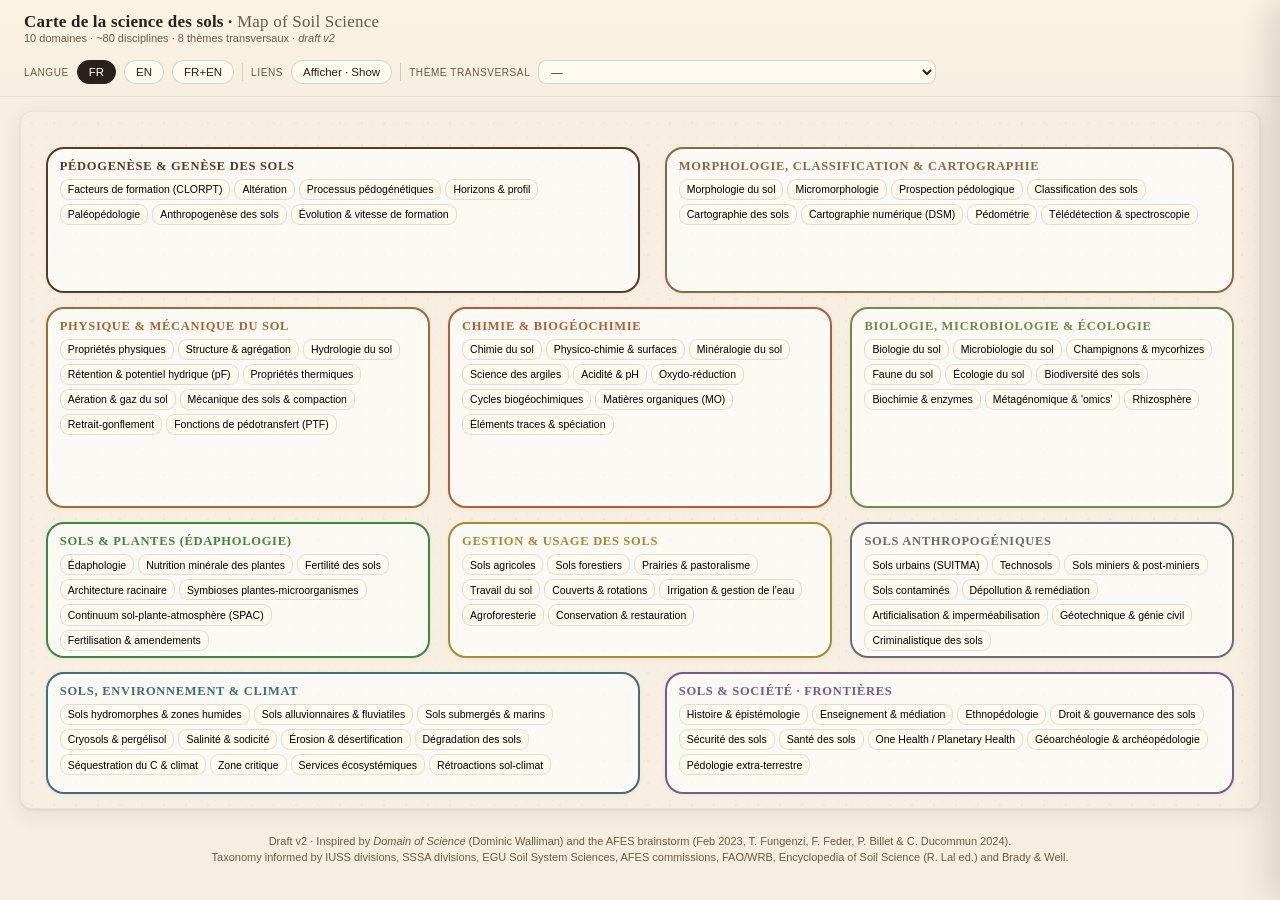
<file: map-of-soil-science-v2.html>
<!doctype html>
<html lang="fr">
<head>
<meta charset="utf-8"/>
<meta name="viewport" content="width=device-width, initial-scale=1"/>
<title>Carte de la science des sols — The Map of Soil Science (v2)</title>
<style>
  :root {
    --bg: #f6efe1;
    --ink: #2a211a;
    --muted: #6b5a48;
    --accent: #7a3b12;
    --card-bg: #fffaf0;
    --shadow: 0 1px 3px rgba(0,0,0,.08), 0 6px 20px rgba(60,40,20,.08);

    /* 10-zone palette — progression from deep-soil browns (top) to living greens (mid)
       to anthropogenic greys (lower) to environment-teal and society-purple (bottom) */
    --c-z1:  #5a3a22; /* Pédogenèse — deep A-horizon brown */
    --c-z2:  #8a6a42; /* Morpho / Classification / Cartographie — B-horizon warm brown */
    --c-z3:  #a16a33; /* Physique — ochre */
    --c-z4:  #b85c33; /* Chimie & Biogéochimie — oxidised iron red */
    --c-z5:  #6f8a42; /* Biologie / Microbio / Écologie — olive green */
    --c-z6:  #3f8a3a; /* Sols & Plantes — leaf green */
    --c-z7:  #a88a2f; /* Gestion & Usage — wheat / field gold */
    --c-z8:  #6c6c72; /* Sols anthropogéniques — concrete / urban grey */
    --c-z9:  #3d7078; /* Environnement & Climat — deep teal / water */
    --c-z10: #7a5a8c; /* Société & Frontières — purple */
  }
  * { box-sizing: border-box; }
  html, body { margin: 0; padding: 0; background: var(--bg); color: var(--ink);
               font-family: "Inter", -apple-system, BlinkMacSystemFont, "Segoe UI", Roboto, sans-serif; }

  header.topbar {
    display: flex; align-items: center; justify-content: space-between;
    padding: 12px 24px; border-bottom: 1px solid rgba(0,0,0,.08);
    background: linear-gradient(180deg, #fbf4e4, #f6efe1);
    position: sticky; top: 0; z-index: 50; gap: 16px; flex-wrap: wrap;
  }
  header .titleblock h1 { margin: 0; font-size: 17px; font-family: "Georgia", serif; letter-spacing: .2px; }
  header .titleblock .sub { font-size: 11px; color: var(--muted); }
  .controls { display: flex; gap: 8px; align-items: center; font-size: 12px; flex-wrap: wrap; }
  .controls button {
    background: var(--card-bg); color: var(--ink);
    border: 1px solid rgba(0,0,0,.15); border-radius: 999px;
    padding: 5px 11px; font-size: 11.5px; cursor: pointer;
    transition: all .15s ease;
  }
  .controls button:hover { background: #fff; box-shadow: var(--shadow); }
  .controls button.active { background: var(--ink); color: #fff; border-color: var(--ink); }
  .controls .sep { width: 1px; height: 18px; background: rgba(0,0,0,.15); }
  .controls .label { font-size: 10px; color: var(--muted); text-transform: uppercase; letter-spacing: .6px; }
  .controls select { font-size: 11.5px; padding: 4px 8px; border-radius: 8px;
                     border: 1px solid rgba(0,0,0,.15); background: var(--card-bg); color: var(--ink); }

  .stage-wrap { padding: 14px 20px 18px; display: flex; justify-content: center; }
  .stage {
    position: relative; width: 100%; max-width: 1760px;
    aspect-ratio: 16 / 9;
    background: var(--bg);
    border-radius: 12px;
    border: 1px solid rgba(0,0,0,.06);
    box-shadow: var(--shadow);
    overflow: hidden;
  }
  .stage::before {
    content: ""; position: absolute; inset: 0;
    background-image:
      radial-gradient(rgba(120,85,50,.05) 1px, transparent 1px),
      radial-gradient(rgba(120,85,50,.03) 1px, transparent 1px);
    background-size: 22px 22px, 13px 13px;
    background-position: 0 0, 6px 6px;
    pointer-events: none;
  }

  .zone {
    position: absolute; border-radius: 18px;
    padding: 10px 12px;
    display: flex; flex-direction: column; gap: 6px;
    background: rgba(255,255,255,.62);
    border: 2px solid var(--zone-color, #888);
    box-shadow: inset 0 0 0 3px rgba(255,255,255,.35), 0 1px 4px rgba(0,0,0,.04);
    transition: box-shadow .2s ease;
  }
  .zone:hover { box-shadow: inset 0 0 0 3px rgba(255,255,255,.35), 0 5px 18px rgba(0,0,0,.08); }
  .zone h2 {
    margin: 0; padding: 0;
    font-family: "Georgia", serif;
    font-size: 12.5px; line-height: 1.12;
    color: var(--zone-color);
    text-transform: uppercase; letter-spacing: .7px;
  }
  .zone h2 .en { display: block; font-size: 10px; font-weight: 400;
                 color: var(--muted); text-transform: none; letter-spacing: .2px; font-style: italic; }
  .nodes { display: flex; flex-wrap: wrap; gap: 4px; align-content: flex-start; flex: 1; }

  .node {
    background: var(--card-bg);
    border: 1px solid rgba(0,0,0,.12);
    border-radius: 9px;
    padding: 3.5px 7px;
    font-size: 10.5px; line-height: 1.15;
    cursor: pointer;
    transition: transform .12s ease, box-shadow .12s ease, background .12s ease, opacity .2s ease;
    white-space: nowrap;
    display: inline-flex; align-items: baseline; gap: 5px;
    position: relative; z-index: 2;
  }
  .node:hover { transform: translateY(-1px); box-shadow: var(--shadow); background: #fff; }
  .node .en { font-size: 9px; color: var(--muted); font-style: italic; }
  .node.dim { opacity: .25; }
  .node.highlight {
    background: #fff; border-color: var(--accent);
    box-shadow: 0 0 0 2px rgba(122,59,18,.18);
  }
  .node.bridge-hit {
    background: #fff8e6;
    border-color: var(--accent);
    box-shadow: 0 0 0 2px rgba(122,59,18,.22);
  }

  body.lang-fr .node .en, body.lang-fr .zone h2 .en { display: none; }
  body.lang-en .node .fr, body.lang-en .zone h2 .fr { display: none; }
  body.lang-en .zone h2 .en {
    font-size: 12.5px; font-weight: 700; text-transform: uppercase; letter-spacing: .7px;
    color: var(--zone-color); font-style: normal;
  }
  body.lang-en .node .en {
    color: var(--ink); font-style: normal; font-size: 10.5px;
  }

  svg.links {
    position: absolute; inset: 0;
    width: 100%; height: 100%;
    pointer-events: none; z-index: 1;
  }
  svg.links path { fill: none; stroke: var(--accent); stroke-width: 1.1;
                   stroke-dasharray: 4 3; opacity: 0; transition: opacity .2s ease; }
  body.show-links svg.links path { opacity: .32; }
  svg.links path.bridge-line { stroke: var(--accent); stroke-width: 1.6; stroke-dasharray: 6 3; opacity: 0; }
  body.bridge-active svg.links path.bridge-line { opacity: .75; }

  /* side panel */
  .panel {
    position: fixed; top: 0; right: 0; height: 100%;
    width: min(440px, 94vw);
    background: #fffaf0;
    border-left: 1px solid rgba(0,0,0,.12);
    box-shadow: -12px 0 30px rgba(0,0,0,.12);
    transform: translateX(100%); transition: transform .25s ease;
    z-index: 100; padding: 22px 24px; overflow: auto;
  }
  .panel.open { transform: translateX(0); }
  .panel .close { position: absolute; top: 12px; right: 14px;
                  background: none; border: none; font-size: 22px;
                  color: var(--muted); cursor: pointer; }
  .panel h3 { margin: 0 0 2px; font-family: Georgia, serif; font-size: 21px; color: var(--ink); }
  .panel .en-title { margin: 0 0 12px; font-size: 13px; color: var(--muted); font-style: italic; }
  .panel .chip { display: inline-block; font-size: 10.5px; padding: 3px 8px; border-radius: 999px;
                 background: rgba(0,0,0,.06); color: var(--muted); margin-bottom: 12px;
                 text-transform: uppercase; letter-spacing: .5px; font-weight: 600; }
  .panel p { line-height: 1.5; font-size: 13.5px; color: #3a2e22; margin: 0 0 8px; }
  .panel .lang-block { padding: 10px 13px; background: #fff; border: 1px solid rgba(0,0,0,.08);
                       border-radius: 10px; margin-bottom: 10px; }
  .panel .lang-block .flag { font-size: 9.5px; color: var(--muted); text-transform: uppercase;
                             letter-spacing: .7px; margin-bottom: 6px; font-weight: 600; }
  .panel .section-title { margin: 14px 0 6px; font-size: 10.5px; color: var(--muted);
                          text-transform: uppercase; letter-spacing: .7px; font-weight: 600; }
  .panel ul.subs { margin: 0; padding: 0 0 0 16px; font-size: 12.5px; line-height: 1.45; color: #3a2e22; }
  .panel ul.subs li { margin-bottom: 3px; }
  .panel ul.subs li em { color: var(--muted); font-style: italic; }
  .panel .neighbors a { display: inline-block; margin: 3px 4px 3px 0;
                        padding: 3px 8px; background: #f3ebd7; border-radius: 999px;
                        color: var(--ink); text-decoration: none; font-size: 11.5px; cursor: pointer; }
  .panel .neighbors a:hover { background: #e9ddbe; }

  /* bridge banner */
  .bridge-banner {
    position: absolute; left: 14px; right: 14px; top: 14px;
    background: rgba(255,250,240,.95); border: 1px solid rgba(0,0,0,.1);
    border-radius: 10px; padding: 8px 12px; font-size: 12px;
    color: var(--ink); box-shadow: var(--shadow);
    display: none; z-index: 20;
  }
  body.bridge-active .bridge-banner { display: flex; gap: 10px; align-items: center; }
  .bridge-banner b { color: var(--accent); }
  .bridge-banner button { margin-left: auto; background: none; border: 1px solid rgba(0,0,0,.15);
                           padding: 3px 10px; border-radius: 999px; cursor: pointer; font-size: 11px; }

  footer.footer {
    padding: 6px 28px 24px; color: var(--muted); font-size: 11px; text-align: center;
    line-height: 1.5;
  }
  footer a { color: var(--accent); }

  @media (max-width: 1100px) {
    .zone h2 { font-size: 11px; }
    .node { font-size: 9.8px; padding: 3px 6px; }
  }
</style>
</head>
<body class="lang-fr">

<header class="topbar">
  <div class="titleblock">
    <h1>Carte de la science des sols · <span style="color:var(--muted);font-weight:400">Map of Soil Science</span></h1>
    <div class="sub">10 domaines · ~80 disciplines · 8 thèmes transversaux · <em>draft v2</em></div>
  </div>
  <div class="controls">
    <span class="label">Langue</span>
    <button id="btn-fr" class="active" onclick="setLang('fr')">FR</button>
    <button id="btn-en" onclick="setLang('en')">EN</button>
    <button id="btn-both" onclick="setLang('both')">FR+EN</button>
    <span class="sep"></span>
    <span class="label">Liens</span>
    <button id="btn-links" onclick="toggleLinks()">Afficher · Show</button>
    <span class="sep"></span>
    <span class="label">Thème transversal</span>
    <select id="bridge-select" onchange="setBridge(this.value)">
      <option value="">—</option>
    </select>
  </div>
</header>

<div class="stage-wrap">
  <div class="stage" id="stage">
    <svg class="links" id="links" viewBox="0 0 1760 990" preserveAspectRatio="none"></svg>
    <div class="bridge-banner" id="bridge-banner">
      <span><b id="bridge-name">—</b> · <span id="bridge-desc"></span></span>
      <button onclick="setBridge('')">Effacer · Clear</button>
    </div>
  </div>
</div>

<aside class="panel" id="panel">
  <button class="close" onclick="closePanel()">×</button>
  <div class="chip" id="panel-zone"></div>
  <h3 id="panel-title-fr"></h3>
  <p class="en-title" id="panel-title-en"></p>
  <div class="lang-block">
    <div class="flag">Français</div>
    <p id="panel-def-fr"></p>
  </div>
  <div class="lang-block">
    <div class="flag">English</div>
    <p id="panel-def-en"></p>
  </div>
  <div class="section-title">Sous-branches &amp; topics · Sub-branches</div>
  <ul class="subs" id="panel-subs"></ul>
  <div class="section-title">Disciplines proches · Related</div>
  <div class="neighbors" id="panel-neighbors"></div>
</aside>

<footer class="footer">
  Draft v2 · Inspired by <em>Domain of Science</em> (Dominic Walliman) and the AFES brainstorm (Feb 2023, T. Fungenzi, F. Feder, P. Billet &amp; C. Ducommun 2024).<br>
  Taxonomy informed by IUSS divisions, SSSA divisions, EGU Soil System Sciences, AFES commissions, FAO/WRB, Encyclopedia of Soil Science (R. Lal ed.) and Brady &amp; Weil.
</footer>

<script>
/* -----------------------------------------------------------------------------
   ZONES — 10 buckets arranged on a 16:9 canvas.
   Row 1 (top): origin / description of soils
   Row 2 (mid): the three fundamental sciences
   Row 3      : applied (plants, management, anthropogenic)
   Row 4 (bot): context (environment, society)
   ---------------------------------------------------------------------------*/
const ZONES = [
  { id:"z1",  color:"var(--c-z1)",  bbox:[0.02,0.05,0.48,0.21],
    fr:"Pédogenèse &amp; genèse des sols", en:"Pedogenesis &amp; Soil Genesis" },
  { id:"z2",  color:"var(--c-z2)",  bbox:[0.52,0.05,0.46,0.21],
    fr:"Morphologie, classification &amp; cartographie", en:"Morphology, Classification &amp; Mapping" },

  { id:"z3",  color:"var(--c-z3)",  bbox:[0.02,0.28,0.31,0.29],
    fr:"Physique &amp; mécanique du sol", en:"Soil Physics &amp; Mechanics" },
  { id:"z4",  color:"var(--c-z4)",  bbox:[0.345,0.28,0.31,0.29],
    fr:"Chimie &amp; biogéochimie", en:"Soil Chemistry &amp; Biogeochemistry" },
  { id:"z5",  color:"var(--c-z5)",  bbox:[0.67,0.28,0.31,0.29],
    fr:"Biologie, microbiologie &amp; écologie", en:"Soil Biology, Microbiology &amp; Ecology" },

  { id:"z6",  color:"var(--c-z6)",  bbox:[0.02,0.59,0.31,0.195],
    fr:"Sols &amp; plantes (édaphologie)", en:"Soils &amp; Plants (Edaphology)" },
  { id:"z7",  color:"var(--c-z7)",  bbox:[0.345,0.59,0.31,0.195],
    fr:"Gestion &amp; usage des sols", en:"Soil Management &amp; Land Use" },
  { id:"z8",  color:"var(--c-z8)",  bbox:[0.67,0.59,0.31,0.195],
    fr:"Sols anthropogéniques", en:"Anthropogenic Soils" },

  { id:"z9",  color:"var(--c-z9)",  bbox:[0.02,0.805,0.48,0.175],
    fr:"Sols, environnement &amp; climat", en:"Soils, Environment &amp; Climate" },
  { id:"z10", color:"var(--c-z10)", bbox:[0.52,0.805,0.46,0.175],
    fr:"Sols &amp; société · frontières", en:"Soils &amp; Society · Frontiers" },
];

/* -----------------------------------------------------------------------------
   NODES — each discipline with bilingual definition, sub-branches and neighbors.
   ---------------------------------------------------------------------------*/
const NODES = [
  /* ====================== Z1 — PÉDOGENÈSE ====================== */
  { id:"factors", zone:"z1",
    fr:"Facteurs de formation (CLORPT)", en:"Soil-forming factors (CLORPT)",
    defFr:"Les cinq grands facteurs de Jenny : climat, organismes, relief, roche-mère, temps (CLORPT) — enrichis aujourd'hui par les cadres SCORPAN et STEP-AWBH.",
    defEn:"Jenny's five factors: climate, organisms, relief, parent material, time (CLORPT) — extended by modern frameworks such as SCORPAN and STEP-AWBH.",
    subs:[ ["Climat","Climate"], ["Organismes","Organisms"], ["Relief","Relief / topography"],
           ["Roche-mère","Parent material"], ["Temps","Time"], ["SCORPAN / STEP-AWBH","SCORPAN / STEP-AWBH"] ],
    neighbors:["weathering","pedogenic-processes","soil-evolution","mapping-dsm","critical-zone"] },
  { id:"weathering", zone:"z1",
    fr:"Altération", en:"Weathering",
    defFr:"Décomposition physique, chimique et biologique de la roche-mère — le premier pas vers un sol.",
    defEn:"Physical, chemical and biological breakdown of parent material — the first step towards a soil.",
    subs:[ ["Altération physique","Physical weathering"], ["Altération chimique","Chemical weathering"],
           ["Altération biologique","Biological weathering"], ["Podzolisation / lessivage","Podzolisation / eluviation"] ],
    neighbors:["factors","pedogenic-processes","mineralogy","critical-zone"] },
  { id:"pedogenic-processes", zone:"z1",
    fr:"Processus pédogénétiques", en:"Pedogenic processes",
    defFr:"Mécanismes qui organisent le sol : brunification, podzolisation, rubéfaction, gleyification, vertisolisation…",
    defEn:"The mechanisms that organise a soil: brunification, podzolisation, rubefaction, gleying, vertisolisation…",
    subs:[ ["Brunification","Brunification"], ["Podzolisation","Podzolisation"], ["Rubéfaction","Rubefaction"],
           ["Gleyification","Gleying"], ["Vertisolisation","Vertisolisation"], ["Translocation d'argiles","Clay translocation"] ],
    neighbors:["factors","weathering","horizons","paleopedology","mineralogy"] },
  { id:"horizons", zone:"z1",
    fr:"Horizons &amp; profil", en:"Horizons &amp; soil profile",
    defFr:"L'organisation verticale du sol en horizons O, A, E, B, C, R — la \"carte d'identité\" d'un sol.",
    defEn:"The vertical organisation of a soil into horizons O, A, E, B, C, R — the fingerprint of any soil profile.",
    subs:[ ["Horizons génétiques","Genetic horizons"], ["Symboles majeurs &amp; suffixes","Master horizons &amp; subscripts"],
           ["Horizons diagnostiques","Diagnostic horizons"] ],
    neighbors:["morphology","classification","micromorphology","pedogenic-processes"] },
  { id:"paleopedology", zone:"z1",
    fr:"Paléopédologie", en:"Paleopedology",
    defFr:"Étude des paléosols — archives des climats, paysages et écosystèmes passés.",
    defEn:"The study of paleosols — archives of past climates, landscapes and ecosystems.",
    subs:[ ["Paléosols","Paleosols"], ["Reconstruction climatique","Paleoclimate reconstruction"],
           ["Stratigraphie pédologique","Pedostratigraphy"] ],
    neighbors:["pedogenic-processes","archaeology","micromorphology","soil-evolution"] },
  { id:"anthropogenesis", zone:"z1",
    fr:"Anthropogenèse des sols", en:"Soil anthropogenesis",
    defFr:"Formation et transformation des sols sous l'action humaine directe (agriculture, terrassement, dépôts) — conduit aux anthroposols et technosols.",
    defEn:"Soil formation and transformation driven directly by humans (farming, earthworks, deposits) — yielding anthrosols and technosols.",
    subs:[ ["Anthroposols","Anthrosols"], ["Terra preta","Terra preta"], ["Sols archéologiques","Archaeological soils"],
           ["Technosols","Technosols"] ],
    neighbors:["urban-soils","technosols","archaeology","ethnopedology"] },
  { id:"soil-evolution", zone:"z1",
    fr:"Évolution &amp; vitesse de formation", en:"Soil evolution &amp; formation rates",
    defFr:"Dynamiques longues : vitesses d'altération, temps de résidence, bilans de masse et équilibres entre genèse et érosion.",
    defEn:"Long-term dynamics: weathering rates, residence times, mass balance and the balance between genesis and erosion.",
    subs:[ ["Vitesses de formation","Formation rates"], ["Bilan de masse","Mass balance"],
           ["Équilibre genèse-érosion","Production vs. erosion"] ],
    neighbors:["factors","weathering","critical-zone","erosion"] },

  /* ====================== Z2 — MORPHO / CLASSIFICATION / CARTO ====================== */
  { id:"morphology", zone:"z2",
    fr:"Morphologie du sol", en:"Soil morphology",
    defFr:"Description visuelle et tactile sur le terrain : couleur Munsell, texture, structure, porosité, consistance.",
    defEn:"Hands-on field description: Munsell colour, texture, structure, porosity, consistency.",
    subs:[ ["Couleur Munsell","Munsell colour"], ["Texture","Texture"], ["Structure","Structure"],
           ["Porosité &amp; pores","Porosity &amp; pores"], ["Traits pédologiques","Pedological features"] ],
    neighbors:["micromorphology","survey","classification","horizons"] },
  { id:"micromorphology", zone:"z2",
    fr:"Micromorphologie", en:"Soil micromorphology",
    defFr:"Observation de lames minces de sol au microscope pour décrire la microstructure et les traits pédogénétiques fins.",
    defEn:"Microscope observation of soil thin sections to describe microstructure and fine pedogenic features.",
    subs:[ ["Lames minces","Thin sections"], ["Microstructure","Microstructure"], ["Traits micropédologiques","Micropedogenic features"] ],
    neighbors:["morphology","pedogenic-processes","paleopedology","mineralogy"] },
  { id:"survey", zone:"z2",
    fr:"Prospection pédologique", en:"Soil survey",
    defFr:"Reconnaissance systématique sur le terrain — fosses, sondages, prélèvements, descriptions — au cœur de toute connaissance territoriale du sol.",
    defEn:"Systematic field reconnaissance — pits, augers, sampling, descriptions — backbone of any territorial soil knowledge.",
    subs:[ ["Fosses pédologiques","Soil pits"], ["Sondages à la tarière","Auger sampling"],
           ["Échantillonnage","Sampling design"], ["Cartes de sondages","Observation maps"] ],
    neighbors:["morphology","classification","cartography","dsm","pedometrics"] },
  { id:"classification", zone:"z2",
    fr:"Classification des sols", en:"Soil classification",
    defFr:"Systèmes internationaux et nationaux qui organisent la diversité des sols : WRB, Soil Taxonomy (USDA), Référentiel pédologique (FR).",
    defEn:"International and national systems that organise soil diversity: WRB, USDA Soil Taxonomy, and France's Référentiel Pédologique.",
    subs:[ ["WRB (FAO/IUSS)","WRB"], ["Soil Taxonomy (USDA)","USDA Soil Taxonomy"],
           ["Référentiel pédologique (RP)","French Référentiel Pédologique"], ["Classifications nationales","National systems"] ],
    neighbors:["morphology","survey","horizons","ethnopedology"] },
  { id:"cartography", zone:"z2",
    fr:"Cartographie des sols", en:"Soil cartography",
    defFr:"Représentation spatiale des sols et de leurs propriétés à différentes échelles — du 1:10 000 communal au 1:1 000 000 national.",
    defEn:"Spatial representation of soils and soil properties at scales from the parcel (1:10 000) to the continent (1:1 000 000).",
    subs:[ ["Cartes des sols","Soil maps"], ["Légendes &amp; typologies","Legend design"],
           ["Échelles cartographiques","Mapping scales"], ["Bases de données sols","Soil databases"] ],
    neighbors:["survey","dsm","pedometrics","remote-sensing"] },
  { id:"dsm", zone:"z2",
    fr:"Cartographie numérique (DSM)", en:"Digital soil mapping (DSM)",
    defFr:"Prédiction spatiale des sols par modèles (SCORPAN) à partir de covariables environnementales, imagerie et apprentissage machine.",
    defEn:"Model-based spatial prediction of soils (SCORPAN) using environmental covariates, imagery and machine learning.",
    subs:[ ["Cadre SCORPAN","SCORPAN framework"], ["Apprentissage machine","Machine learning"],
           ["Covariables environnementales","Environmental covariates"], ["Évaluation numérique des sols","Digital soil assessment"] ],
    neighbors:["pedometrics","remote-sensing","cartography","modeling","soil-security"] },
  { id:"pedometrics", zone:"z2",
    fr:"Pédométrie", en:"Pedometrics",
    defFr:"Application des statistiques et de la géostatistique aux sols : variabilité spatiale, incertitude, inférence.",
    defEn:"Statistical and geostatistical analysis of soils: spatial variability, uncertainty and inference.",
    subs:[ ["Géostatistique","Geostatistics"], ["Krigeage","Kriging"], ["Incertitudes","Uncertainty"],
           ["Plans d'échantillonnage","Sampling design"] ],
    neighbors:["dsm","cartography","modeling","metrology"] },
  { id:"remote-sensing", zone:"z2",
    fr:"Télédétection &amp; spectroscopie", en:"Remote sensing &amp; spectroscopy",
    defFr:"Observation des sols par satellites, drones et capteurs proches : humidité, MO, salinité, signatures spectrales (Vis-NIR, MIR).",
    defEn:"Soil observation from satellites, drones and proximal sensors: moisture, SOM, salinity, and Vis-NIR / MIR spectra.",
    subs:[ ["Imagerie satellite","Satellite imagery"], ["Drones &amp; UAV","UAV platforms"],
           ["Spectroscopie Vis-NIR &amp; MIR","Vis-NIR &amp; MIR spectroscopy"], ["Géophysique proche-surface","Near-surface geophysics"] ],
    neighbors:["dsm","cartography","metrology","modeling","salinity"] },

  /* ====================== Z3 — PHYSIQUE & MÉCANIQUE ====================== */
  { id:"physical-props", zone:"z3",
    fr:"Propriétés physiques", en:"Physical properties",
    defFr:"Masse volumique, porosité, densité apparente, texture granulométrique — les paramètres de base du sol physique.",
    defEn:"Bulk density, porosity, particle density, grain-size texture — the physical baseline of a soil.",
    subs:[ ["Densité apparente / réelle","Bulk / particle density"], ["Porosité","Porosity"],
           ["Granulométrie","Particle-size distribution"] ],
    neighbors:["structure","pedotransfer","metrology","pedogenic-processes"] },
  { id:"structure", zone:"z3",
    fr:"Structure &amp; agrégation", en:"Structure &amp; aggregation",
    defFr:"Formation, stabilité et géométrie des agrégats — architecture poreuse du sol et habitat des organismes.",
    defEn:"Formation, stability and geometry of soil aggregates — porous architecture and microbial habitat.",
    subs:[ ["Agrégats","Aggregates"], ["Stabilité structurale","Aggregate stability"],
           ["Porosité fonctionnelle","Functional porosity"], ["Battance","Surface crusting"] ],
    neighbors:["physical-props","tillage","som","microbio"] },
  { id:"hydrology", zone:"z3",
    fr:"Hydrologie du sol", en:"Soil hydrology",
    defFr:"Infiltration, rétention, drainage, écoulements préférentiels : le sol comme réservoir et régulateur de l'eau.",
    defEn:"Infiltration, retention, drainage, preferential flow: the soil as water reservoir and regulator.",
    subs:[ ["Infiltration","Infiltration"], ["Ruissellement","Runoff"], ["Écoulements préférentiels","Preferential flow"],
           ["Drainage","Drainage"] ],
    neighbors:["retention","structure","wetlands","modeling","irrigation"] },
  { id:"retention", zone:"z3",
    fr:"Rétention &amp; potentiel hydrique (pF)", en:"Water retention &amp; matric potential (pF)",
    defFr:"Courbes de rétention, potentiel matriciel, capillarité — comment le sol retient et cède l'eau aux plantes.",
    defEn:"Retention curves, matric potential, capillarity — how soils hold and release water to plants.",
    subs:[ ["Courbe de rétention (pF)","Retention curve (pF)"], ["Capacité au champ","Field capacity"],
           ["Point de flétrissement","Wilting point"], ["Capillarité","Capillarity"] ],
    neighbors:["hydrology","pedotransfer","physical-props","spac","plant-nutrition"] },
  { id:"thermal", zone:"z3",
    fr:"Propriétés thermiques", en:"Thermal properties",
    defFr:"Transfert et stockage de chaleur — régime thermique et conséquences écologiques et climatiques.",
    defEn:"Heat transfer and storage — the thermal regime and its ecological and climatic consequences.",
    subs:[ ["Conductivité thermique","Thermal conductivity"], ["Régime thermique","Thermal regime"],
           ["Pergélisol / gel","Permafrost / freezing"] ],
    neighbors:["hydrology","cryosols","climate-feedback"] },
  { id:"aeration", zone:"z3",
    fr:"Aération &amp; gaz du sol", en:"Soil aeration &amp; gases",
    defFr:"Diffusion des gaz (O₂, CO₂, N₂O, CH₄), conditions redox et émissions de gaz à effet de serre.",
    defEn:"Gas diffusion (O₂, CO₂, N₂O, CH₄), redox conditions and greenhouse-gas emissions.",
    subs:[ ["Diffusion des gaz","Gas diffusion"], ["Anaérobie / hydromorphie","Anaerobic / hydromorphy"],
           ["Émissions GES","Greenhouse-gas emissions"] ],
    neighbors:["hydrology","redox","wetlands","carbon-climate"] },
  { id:"mechanics", zone:"z3",
    fr:"Mécanique des sols &amp; compaction", en:"Soil mechanics &amp; compaction",
    defFr:"Résistance, cisaillement, plasticité, compaction sous machines — à l'interface agronomie / génie civil.",
    defEn:"Strength, shear, plasticity, machinery compaction — at the interface of agronomy and civil engineering.",
    subs:[ ["Compaction","Compaction"], ["Cisaillement","Shear strength"], ["Plasticité (Atterberg)","Plasticity (Atterberg)"],
           ["Portance","Bearing capacity"] ],
    neighbors:["structure","tillage","geotech","urban-soils"] },
  { id:"shrink-swell", zone:"z3",
    fr:"Retrait-gonflement", en:"Shrink-swell behaviour",
    defFr:"Variation de volume des sols argileux — fissuration, pédoturbation (vertisolisation), enjeux géotechniques majeurs.",
    defEn:"Volume change in clay soils — cracking, pedoturbation (vertisolisation) and major geotechnical hazards.",
    subs:[ ["Argiles gonflantes","Swelling clays"], ["Vertisols","Vertisols"],
           ["Fissuration","Cracking"], ["Aléa bâtiment","Building hazard"] ],
    neighbors:["mechanics","clay","geotech","pedogenic-processes"] },
  { id:"pedotransfer", zone:"z3",
    fr:"Fonctions de pédotransfert (PTF)", en:"Pedotransfer functions (PTFs)",
    defFr:"Relations empiriques reliant des propriétés mesurables simples aux propriétés complexes (hydriques, mécaniques) pour modéliser le sol.",
    defEn:"Empirical relationships linking simple measurements to complex (hydraulic, mechanical) properties for soil modelling.",
    subs:[ ["PTF hydrauliques","Hydraulic PTFs"], ["PTF mécaniques","Mechanical PTFs"],
           ["Apprentissage machine","Machine learning"] ],
    neighbors:["retention","modeling","pedometrics","metrology"] },

  /* ====================== Z4 — CHIMIE & BIOGÉOCHIMIE ====================== */
  { id:"chemistry", zone:"z4",
    fr:"Chimie du sol", en:"Soil chemistry",
    defFr:"Composition, réactions, équilibres — majeurs et traces dans la phase solide et en solution.",
    defEn:"Composition, reactions and equilibria — major and trace elements in solid and solution phases.",
    subs:[ ["Composition élémentaire","Elemental composition"], ["Solution du sol","Soil solution"],
           ["Équilibres","Chemical equilibria"] ],
    neighbors:["physico-chemistry","mineralogy","biogeochem","fertility"] },
  { id:"physico-chemistry", zone:"z4",
    fr:"Physico-chimie &amp; surfaces", en:"Physico-chemistry &amp; surfaces",
    defFr:"Interfaces solide-solution : charge, adsorption, CEC, complexation, colloïdes.",
    defEn:"Solid-solution interfaces: charge, adsorption, CEC, complexation, colloids.",
    subs:[ ["Charge de surface","Surface charge"], ["CEC / AEC","CEC / AEC"],
           ["Adsorption","Adsorption"], ["Colloïdes","Colloids"] ],
    neighbors:["chemistry","clay","mineralogy","metals"] },
  { id:"mineralogy", zone:"z4",
    fr:"Minéralogie du sol", en:"Soil mineralogy",
    defFr:"Minéraux primaires et secondaires : oxydes de Fe/Al, carbonates, silicates, phosphates — et leur rôle pédogénétique.",
    defEn:"Primary and secondary minerals: Fe/Al oxides, carbonates, silicates, phosphates — and their pedogenic role.",
    subs:[ ["Oxydes Fe/Al","Fe/Al oxides"], ["Carbonates","Carbonates"], ["Minéraux primaires","Primary minerals"],
           ["Minéraux secondaires","Secondary minerals"] ],
    neighbors:["clay","chemistry","pedogenic-processes","forensics"] },
  { id:"clay", zone:"z4",
    fr:"Science des argiles", en:"Clay science",
    defFr:"Phyllosilicates : structure, réactivité, gonflement, interactions organo-minérales — clé de la physico-chimie des sols.",
    defEn:"Phyllosilicates: structure, reactivity, swelling, organo-mineral interactions — keystone of soil physico-chemistry.",
    subs:[ ["Phyllosilicates","Phyllosilicates"], ["Kaolinite / smectite / illite","Kaolinite / smectite / illite"],
           ["Complexes organo-minéraux","Organo-mineral complexes"] ],
    neighbors:["mineralogy","physico-chemistry","shrink-swell","som"] },
  { id:"acidity", zone:"z4",
    fr:"Acidité &amp; pH", en:"Acidity &amp; pH",
    defFr:"Équilibres acide-base, toxicité aluminique, pouvoir tampon — déterminants majeurs de la fertilité et de la biodisponibilité.",
    defEn:"Acid-base equilibria, aluminium toxicity and buffering — central to fertility and bioavailability.",
    subs:[ ["pH du sol","Soil pH"], ["Toxicité Al","Aluminium toxicity"],
           ["Pouvoir tampon","Buffering capacity"], ["Chaulage","Liming"] ],
    neighbors:["chemistry","fertility","acid-soils","physico-chemistry"] },
  { id:"redox", zone:"z4",
    fr:"Oxydo-réduction", en:"Redox chemistry",
    defFr:"Chimie des sols anoxiques : fer, manganèse, soufre, azote — gleyification et dynamiques des zones humides.",
    defEn:"Chemistry of anoxic soils: iron, manganese, sulfur, nitrogen — gleying and wetland dynamics.",
    subs:[ ["Fer &amp; manganèse","Iron &amp; manganese"], ["Gleyification","Gleying"],
           ["Dénitrification","Denitrification"], ["Sulfures","Sulfides"] ],
    neighbors:["wetlands","aeration","biogeochem","microbio"] },
  { id:"biogeochem", zone:"z4",
    fr:"Cycles biogéochimiques", en:"Biogeochemical cycles",
    defFr:"Cycles couplés du C, N, P, S et des métaux à l'interface vivants–minéraux–solutions — fondation des services écosystémiques.",
    defEn:"Coupled cycles of C, N, P, S and metals at the biota-mineral-solution interface — the foundation of soil ecosystem services.",
    subs:[ ["Cycle du carbone","Carbon cycle"], ["Cycle de l'azote","Nitrogen cycle"],
           ["Cycle du phosphore","Phosphorus cycle"], ["Cycle du soufre","Sulfur cycle"],
           ["Cycles couplés","Coupled cycles"] ],
    neighbors:["som","microbio","carbon-climate","redox","ecosystem-services"] },
  { id:"som", zone:"z4",
    fr:"Matières organiques (MO)", en:"Soil organic matter (SOM)",
    defFr:"Origine, composition, stabilisation et dynamique des MO — cœur de la fertilité, de la structure et du cycle du carbone.",
    defEn:"Origin, composition, stabilisation and dynamics of SOM — core to fertility, structure and the carbon cycle.",
    subs:[ ["Humus &amp; humification","Humus &amp; humification"], ["Fractions de MO","SOM fractions"],
           ["Stabilisation","Stabilisation"], ["MO dissoutes","Dissolved organic matter"] ],
    neighbors:["biogeochem","biochemistry","microbio","carbon-climate","fertility","health"] },
  { id:"metals", zone:"z4",
    fr:"Éléments traces &amp; spéciation", en:"Trace elements &amp; speciation",
    defFr:"Métaux et métalloïdes : spéciation, mobilité, biodisponibilité et toxicité (Pb, Cd, As, Cu, Zn…).",
    defEn:"Metals and metalloids: speciation, mobility, bioavailability and toxicity (Pb, Cd, As, Cu, Zn…).",
    subs:[ ["Spéciation","Speciation"], ["Mobilité","Mobility"], ["Biodisponibilité","Bioavailability"],
           ["Radionucléides","Radionuclides"] ],
    neighbors:["chemistry","physico-chemistry","contamination","remediation","forensics"] },

  /* ====================== Z5 — BIOLOGIE, MICROBIO, ÉCOLOGIE ====================== */
  { id:"biology", zone:"z5",
    fr:"Biologie du sol", en:"Soil biology",
    defFr:"Ensemble du vivant dans le sol — micro-, méso- et macro-organismes — et leurs fonctions.",
    defEn:"All life in the soil — micro-, meso- and macro-organisms — and the functions they drive.",
    subs:[ ["Micro-organismes","Microorganisms"], ["Mésofaune","Mesofauna"], ["Macrofaune","Macrofauna"] ],
    neighbors:["microbio","fauna","ecology","health"] },
  { id:"microbio", zone:"z5",
    fr:"Microbiologie du sol", en:"Soil microbiology",
    defFr:"Bactéries, archées, champignons, virus : diversité, fonctions et interactions dans le sol.",
    defEn:"Bacteria, archaea, fungi and viruses: diversity, functions and interactions in soil.",
    subs:[ ["Bactéries &amp; archées","Bacteria &amp; archaea"], ["Virus du sol","Soil viruses"],
           ["Communautés microbiennes","Microbial communities"] ],
    neighbors:["fungi","biochemistry","biogeochem","rhizosphere","metagenomics"] },
  { id:"fungi", zone:"z5",
    fr:"Champignons &amp; mycorhizes", en:"Fungi &amp; mycorrhizae",
    defFr:"Champignons saprophytes, pathogènes et symbiotiques — mycorhizes arbusculaires et ectomycorhizes.",
    defEn:"Saprotrophic, pathogenic and symbiotic fungi — arbuscular and ectomycorrhizal associations.",
    subs:[ ["Saprophytes","Saprotrophs"], ["Mycorhizes arbusculaires","Arbuscular mycorrhizae"],
           ["Ectomycorhizes","Ectomycorrhizae"], ["Mycélium","Mycelial networks"] ],
    neighbors:["microbio","rhizosphere","plant-nutrition","forest-soils"] },
  { id:"fauna", zone:"z5",
    fr:"Faune du sol", en:"Soil fauna",
    defFr:"Invertébrés du sol : protozoaires, nématodes, acariens, collemboles, fourmis, vers de terre — ingénieurs du sol.",
    defEn:"Soil invertebrates — protozoa, nematodes, mites, collembola, ants, earthworms — the soil engineers.",
    subs:[ ["Vers de terre","Earthworms"], ["Collemboles / acariens","Collembola / mites"],
           ["Nématodes","Nematodes"], ["Fourmis &amp; termites","Ants &amp; termites"] ],
    neighbors:["biology","ecology","structure","som","health"] },
  { id:"ecology", zone:"z5",
    fr:"Écologie du sol", en:"Soil ecology",
    defFr:"Interactions et réseaux trophiques dans le sol ; lien entre biodiversité et fonctionnement écosystémique.",
    defEn:"Soil interactions and food webs, and the link between biodiversity and ecosystem functioning.",
    subs:[ ["Réseaux trophiques","Food webs"], ["Relations bio-fonctions","Biodiversity-function"],
           ["Succession","Ecological succession"], ["Biogéographie","Biogeography"] ],
    neighbors:["biology","biodiversity","ecosystem-services","forest-soils","wetlands"] },
  { id:"biodiversity", zone:"z5",
    fr:"Biodiversité des sols", en:"Soil biodiversity",
    defFr:"Diversité génétique, taxonomique et fonctionnelle des communautés du sol — enjeu mondial encore peu cartographié.",
    defEn:"Genetic, taxonomic and functional diversity of soil communities — a global concern still poorly mapped.",
    subs:[ ["Diversité taxonomique","Taxonomic diversity"], ["Diversité fonctionnelle","Functional diversity"],
           ["Bio-indicateurs","Bioindicators"] ],
    neighbors:["ecology","fauna","microbio","health","ecosystem-services"] },
  { id:"biochemistry", zone:"z5",
    fr:"Biochimie &amp; enzymes", en:"Biochemistry &amp; enzymes",
    defFr:"Réactions biochimiques médiées par les organismes — enzymes, métabolites, transformations de la MO.",
    defEn:"Organism-mediated biochemical reactions — enzymes, metabolites, and transformation of SOM.",
    subs:[ ["Activités enzymatiques","Enzyme activities"], ["Métabolites","Metabolites"],
           ["Dégradation MO","SOM degradation"] ],
    neighbors:["microbio","som","biogeochem","health"] },
  { id:"metagenomics", zone:"z5",
    fr:"Métagénomique &amp; 'omics'", en:"Metagenomics &amp; omics",
    defFr:"Approches moléculaires haut débit (ADN, ARN, protéines, métabolites) pour sonder le sol caché.",
    defEn:"High-throughput molecular approaches (DNA, RNA, proteins, metabolites) to probe the hidden soil.",
    subs:[ ["Métagénomique","Metagenomics"], ["Métatranscriptomique","Metatranscriptomics"],
           ["Métaprotéomique","Metaproteomics"], ["eDNA","eDNA"] ],
    neighbors:["microbio","biodiversity","biochemistry","metrology"] },
  { id:"rhizosphere", zone:"z5",
    fr:"Rhizosphère", en:"Rhizosphere",
    defFr:"Volume de sol influencé par les racines : hotspot d'activité biologique et biogéochimique.",
    defEn:"The zone of soil shaped by roots — a hotspot of biological and biogeochemical activity.",
    subs:[ ["Exsudats racinaires","Root exudates"], ["Priming effect","Priming effect"],
           ["Bactéries promotrices","PGPR"], ["Interactions multi-trophiques","Multi-trophic interactions"] ],
    neighbors:["microbio","fungi","plant-nutrition","roots","edaphology"] },

  /* ====================== Z6 — SOLS & PLANTES (ÉDAPHOLOGIE) ====================== */
  { id:"edaphology", zone:"z6",
    fr:"Édaphologie", en:"Edaphology",
    defFr:"Le sol vu comme milieu de vie des plantes — l'autre grande branche de la science des sols, complémentaire à la pédologie <em>s.s.</em>",
    defEn:"Soil as a plant-growth medium — the other great branch of soil science, complementary to pedology <em>s.s.</em>",
    subs:[ ["Habitats édaphiques","Edaphic habitats"], ["Edaphisme","Edaphism"],
           ["Autoecologie des sols","Soil autecology"] ],
    neighbors:["plant-nutrition","fertility","roots","spac"] },
  { id:"plant-nutrition", zone:"z6",
    fr:"Nutrition minérale des plantes", en:"Plant mineral nutrition",
    defFr:"Prélèvement racinaire des macro- et micro-éléments : N, P, K, Ca, Mg, S, micronutriments.",
    defEn:"Root uptake of macro- and micro-nutrients: N, P, K, Ca, Mg, S and micronutrients.",
    subs:[ ["Macroéléments","Macronutrients"], ["Micronutriments","Micronutrients"],
           ["Carences &amp; toxicités","Deficiencies &amp; toxicities"] ],
    neighbors:["edaphology","fertility","rhizosphere","acidity"] },
  { id:"fertility", zone:"z6",
    fr:"Fertilité des sols", en:"Soil fertility",
    defFr:"Capacité du sol à fournir les nutriments dans l'espace et le temps — propriétés physiques, chimiques et biologiques conjuguées.",
    defEn:"The soil's capacity to supply nutrients in space and time — combining physical, chemical and biological properties.",
    subs:[ ["Indicateurs de fertilité","Fertility indicators"], ["Diagnostic de fertilité","Fertility diagnostics"],
           ["Fertilité physique / chimique / biologique","Physical / chemical / biological fertility"] ],
    neighbors:["plant-nutrition","som","fertilization","health","agri-soils"] },
  { id:"roots", zone:"z6",
    fr:"Architecture racinaire", en:"Root architecture",
    defFr:"Morphologie, profondeur et plasticité des systèmes racinaires — interface entre plante et sol.",
    defEn:"Morphology, depth and plasticity of root systems — the plant-soil interface.",
    subs:[ ["Phénotypage racinaire","Root phenotyping"], ["Profondeur d'enracinement","Rooting depth"],
           ["Plasticité","Plasticity"] ],
    neighbors:["rhizosphere","edaphology","spac","structure"] },
  { id:"symbioses", zone:"z6",
    fr:"Symbioses plantes-microorganismes", en:"Plant-microbe symbioses",
    defFr:"Mycorhizes, rhizobiums, endophytes, PGPR : partenariats microbiens au service de la plante.",
    defEn:"Mycorrhizae, rhizobia, endophytes, PGPR: microbial partnerships that work for the plant.",
    subs:[ ["Mycorhizes","Mycorrhizae"], ["Fixation symbiotique N₂","Symbiotic N₂ fixation"],
           ["Endophytes","Endophytes"] ],
    neighbors:["fungi","microbio","rhizosphere","plant-nutrition"] },
  { id:"spac", zone:"z6",
    fr:"Continuum sol-plante-atmosphère (SPAC)", en:"Soil-plant-atmosphere continuum (SPAC)",
    defFr:"Cadre physiologique couplant transpiration, potentiel hydrique et transferts — base de l'agro-hydrologie.",
    defEn:"Physiological framework coupling transpiration, water potential and fluxes — foundation of agro-hydrology.",
    subs:[ ["Potentiel hydrique","Water potential"], ["Transpiration","Transpiration"],
           ["Stress hydrique","Water stress"], ["Redistribution hydraulique","Hydraulic redistribution"] ],
    neighbors:["retention","hydrology","plant-nutrition","irrigation","climate-feedback"] },
  { id:"fertilization", zone:"z6",
    fr:"Fertilisation &amp; amendements", en:"Fertilization &amp; amendments",
    defFr:"Diagnostic nutritif, apports minéraux et organiques, amendements calciques et organiques.",
    defEn:"Nutrient diagnostics, mineral and organic inputs, liming and organic amendments.",
    subs:[ ["Engrais minéraux","Mineral fertilizers"], ["Amendements organiques","Organic amendments"],
           ["Chaulage","Liming"], ["Biochar","Biochar"] ],
    neighbors:["fertility","plant-nutrition","acidity","som","agri-soils"] },

  /* ====================== Z7 — GESTION & USAGE DES SOLS ====================== */
  { id:"agri-soils", zone:"z7",
    fr:"Sols agricoles", en:"Agricultural soils",
    defFr:"Sols cultivés : enjeux de fertilité, travail, rotations, agro-écologie, couverts.",
    defEn:"Cultivated soils: fertility, tillage, rotations, agro-ecology, cover crops.",
    subs:[ ["Grandes cultures","Arable soils"], ["Viticulture","Viticulture soils"],
           ["Cultures pérennes","Perennial crops"], ["Agroécologie","Agro-ecology"] ],
    neighbors:["fertility","tillage","cover-crops","health","erosion"] },
  { id:"forest-soils", zone:"z7",
    fr:"Sols forestiers", en:"Forest soils",
    defFr:"Sols sous couvert forestier : humus, litière, cycles lents, nutrition des peuplements.",
    defEn:"Soils under forest cover: humus forms, litter, slow cycles, stand nutrition.",
    subs:[ ["Formes d'humus","Humus forms"], ["Litière","Litter"],
           ["Nutrition forestière","Forest nutrition"] ],
    neighbors:["ecology","som","fungi","pedogenic-processes"] },
  { id:"grasslands", zone:"z7",
    fr:"Prairies &amp; pastoralisme", en:"Grasslands &amp; rangelands",
    defFr:"Sols de prairies permanentes et pastorales : séquestration de C, compaction par le pâturage.",
    defEn:"Permanent-grassland and rangeland soils: C sequestration, grazing-induced compaction.",
    subs:[ ["Pâturage","Grazing"], ["Prairies permanentes","Permanent grasslands"] ],
    neighbors:["som","structure","carbon-climate","agri-soils"] },
  { id:"tillage", zone:"z7",
    fr:"Travail du sol", en:"Tillage systems",
    defFr:"Labour, travail réduit, semis direct, agriculture de conservation — et leurs conséquences sur la structure et la vie du sol.",
    defEn:"Plough, reduced tillage, no-till, conservation agriculture — and their effects on structure and soil life.",
    subs:[ ["Labour","Ploughing"], ["Travail réduit","Reduced tillage"], ["Semis direct","No-till"],
           ["Agriculture de conservation","Conservation agriculture"] ],
    neighbors:["structure","mechanics","cover-crops","health","erosion"] },
  { id:"cover-crops", zone:"z7",
    fr:"Couverts &amp; rotations", en:"Cover crops &amp; rotations",
    defFr:"Cultures intermédiaires, rotations longues, intercultures — restitutions organiques et protection des sols.",
    defEn:"Cover crops, long rotations and inter-cropping — organic returns and soil protection.",
    subs:[ ["Cultures intermédiaires","Cover crops"], ["Rotations","Rotations"],
           ["Engrais verts","Green manures"] ],
    neighbors:["agri-soils","tillage","som","fertility"] },
  { id:"irrigation", zone:"z7",
    fr:"Irrigation &amp; gestion de l'eau", en:"Irrigation &amp; water management",
    defFr:"Techniques d'irrigation, drainage, gestion des eaux usées et saline — un levier majeur et risqué.",
    defEn:"Irrigation and drainage techniques, wastewater and saline water management — a powerful yet risky lever.",
    subs:[ ["Irrigation gravitaire","Surface irrigation"], ["Micro-irrigation","Micro-irrigation"],
           ["Irrigation saline","Saline irrigation"], ["Drainage","Drainage"] ],
    neighbors:["hydrology","salinity","spac","agri-soils"] },
  { id:"agroforestry", zone:"z7",
    fr:"Agroforesterie", en:"Agroforestry",
    defFr:"Association d'arbres et de cultures/élevage — effets sur structure, MO, biodiversité et microclimat du sol.",
    defEn:"Integrating trees with crops and livestock — effects on structure, SOM, biodiversity and soil microclimate.",
    subs:[ ["Agroforesterie tempérée","Temperate agroforestry"], ["Systèmes agroforestiers tropicaux","Tropical agroforestry"] ],
    neighbors:["agri-soils","forest-soils","som","biodiversity"] },
  { id:"conservation", zone:"z7",
    fr:"Conservation &amp; restauration", en:"Conservation &amp; restoration",
    defFr:"Pratiques, politiques et techniques de protection, restauration et réhabilitation des sols dégradés.",
    defEn:"Practices, policies and techniques for protecting, restoring and rehabilitating degraded soils.",
    subs:[ ["Lutte antiérosive","Erosion control"], ["Restauration des sols","Soil restoration"],
           ["Réhabilitation de sites","Site rehabilitation"] ],
    neighbors:["erosion","degradation","health","law","remediation"] },

  /* ====================== Z8 — SOLS ANTHROPOGÉNIQUES ====================== */
  { id:"urban-soils", zone:"z8",
    fr:"Sols urbains (SUITMA)", en:"Urban soils (SUITMA)",
    defFr:"Cadre SUITMA (urbains, industriels, transports, miniers, militaires) — sols souvent fabriqués ou profondément remaniés.",
    defEn:"SUITMA framework (Urban, Industrial, Traffic, Mining, Military soils) — often man-made or deeply reworked.",
    subs:[ ["Parcs &amp; jardins urbains","Urban parks"], ["Remblais","Artificial fill"],
           ["Services écosystémiques urbains","Urban ecosystem services"] ],
    neighbors:["technosols","sealing","anthropogenesis","geotech","contamination"] },
  { id:"technosols", zone:"z8",
    fr:"Technosols", en:"Technosols",
    defFr:"Sols artificiels dominés par des matériaux anthropiques — gravats, mâchefers, déchets miniers, substrats reconstitués.",
    defEn:"Artificial soils dominated by human-made materials — rubble, slag, mine waste, engineered substrates.",
    subs:[ ["Mâchefers","Slag / bottom ash"], ["Sédiments pollués","Contaminated sediments"],
           ["Substrats construits","Engineered substrates"] ],
    neighbors:["urban-soils","mining-soils","anthropogenesis","remediation"] },
  { id:"mining-soils", zone:"z8",
    fr:"Sols miniers &amp; post-miniers", en:"Mining &amp; post-mining soils",
    defFr:"Sols très perturbés par l'extraction : stériles, verses, bassins, drainage minier acide — enjeux de restauration majeurs.",
    defEn:"Soils profoundly disturbed by extraction: tailings, dumps, ponds, acid mine drainage — major restoration challenges.",
    subs:[ ["Drainage minier acide","Acid mine drainage"], ["Stériles","Tailings"],
           ["Restauration minière","Mine restoration"] ],
    neighbors:["technosols","remediation","metals","contamination"] },
  { id:"contamination", zone:"z8",
    fr:"Sols contaminés", en:"Contaminated soils",
    defFr:"Pollutions métalliques, organiques et radioactives : diagnostic, modélisation et gestion des risques.",
    defEn:"Metal, organic and radioactive contamination: diagnostics, modelling and risk management.",
    subs:[ ["Métaux &amp; ETM","Metals &amp; trace elements"], ["Polluants organiques","Organic pollutants"],
           ["Radionucléides","Radionuclides"], ["Évaluation des risques","Risk assessment"] ],
    neighbors:["metals","remediation","mining-soils","technosols"] },
  { id:"remediation", zone:"z8",
    fr:"Dépollution &amp; remédiation", en:"Remediation",
    defFr:"Techniques de traitement in situ ou ex situ : physico-chimique, biologique, phyto-/myco-remédiation.",
    defEn:"In-situ or ex-situ treatment techniques: physico-chemical, biological, phyto- and myco-remediation.",
    subs:[ ["Phytoremédiation","Phytoremediation"], ["Bioremédiation","Bioremediation"],
           ["Lavage / stabilisation","Washing / stabilisation"] ],
    neighbors:["contamination","metals","mining-soils","technosols","conservation"] },
  { id:"sealing", zone:"z8",
    fr:"Artificialisation &amp; imperméabilisation", en:"Soil sealing &amp; artificialisation",
    defFr:"Scellement des sols par bâtiments et infrastructures — perte de fonctions, enjeu « zéro artificialisation nette ».",
    defEn:"Soil sealing by buildings and infrastructure — loss of soil functions, at the heart of \"net zero soil sealing\".",
    subs:[ ["ZAN (« zéro artificialisation nette »)","Net-zero soil sealing"], ["Imperméabilisation","Sealing"],
           ["Pertes de services","Loss of services"] ],
    neighbors:["urban-soils","law","ecosystem-services","degradation"] },
  { id:"geotech", zone:"z8",
    fr:"Géotechnique &amp; génie civil", en:"Geotechnics &amp; civil engineering",
    defFr:"Mécanique des sols au sens ingénieur : fondations, terrassements, stabilité des pentes, ouvrages en terre.",
    defEn:"Soil mechanics in the engineering sense: foundations, earthworks, slope stability, earthworks design.",
    subs:[ ["Fondations","Foundations"], ["Terrassements","Earthworks"],
           ["Stabilité des pentes","Slope stability"], ["Barrages &amp; digues","Dams &amp; dykes"] ],
    neighbors:["mechanics","shrink-swell","urban-soils","sealing"] },
  { id:"forensics", zone:"z8",
    fr:"Criminalistique des sols", en:"Soil forensics",
    defFr:"Identification et traçabilité de traces de sol dans les enquêtes criminelles — provenance et comparaison d'échantillons.",
    defEn:"Identification and tracing of soil traces in criminal investigations — provenance and sample comparison.",
    subs:[ ["Comparaison d'échantillons","Sample comparison"], ["Provenance","Provenance"],
           ["Signatures géochimiques","Geochemical fingerprints"] ],
    neighbors:["mineralogy","metals","archaeology"] },

  /* ====================== Z9 — ENVIRONNEMENT & CLIMAT ====================== */
  { id:"wetlands", zone:"z9",
    fr:"Sols hydromorphes &amp; zones humides", en:"Wetland &amp; hydric soils",
    defFr:"Sols saturés : tourbe, gley, pseudogley ; processus anaérobies et stockage massif de C.",
    defEn:"Saturated soils: peat, gley, pseudogley; anaerobic processes and massive C storage.",
    subs:[ ["Tourbières","Peatlands"], ["Gley &amp; pseudogley","Gley &amp; pseudogley"],
           ["Hydromorphie","Hydromorphy"] ],
    neighbors:["redox","aeration","carbon-climate","hydrology","ecosystem-services"] },
  { id:"alluvial", zone:"z9",
    fr:"Sols alluvionnaires &amp; fluviatiles", en:"Alluvial &amp; fluvial soils",
    defFr:"Sols de plaines alluviales et de ripisylves — dépôts stratifiés, inondabilité, stockage de C.",
    defEn:"Soils of alluvial plains and riparian forests — stratified deposits, flood dynamics, C storage.",
    subs:[ ["Ripisylves","Riparian forests"], ["Alluvions","Alluvium"], ["Zones d'expansion de crue","Flood expansion zones"] ],
    neighbors:["wetlands","hydrology","pedogenic-processes"] },
  { id:"subaqueous", zone:"z9",
    fr:"Sols submergés &amp; marins", en:"Subaqueous &amp; marine soils",
    defFr:"Sols sous la nappe, lagunes, vasières, prés salés — une frontière jeune de la pédologie.",
    defEn:"Soils beneath the water table, lagoons, tidal flats and salt marshes — a young frontier of pedology.",
    subs:[ ["Sols subaquatiques","Subaqueous soils"], ["Prés salés","Salt marshes"], ["Vasières","Tidal flats"] ],
    neighbors:["wetlands","salinity","pedogenic-processes"] },
  { id:"cryosols", zone:"z9",
    fr:"Cryosols &amp; pergélisol", en:"Cryosols &amp; permafrost",
    defFr:"Sols gelés en permanence — stocks énormes de C et de CH₄, hyper-sensibles au réchauffement.",
    defEn:"Permanently frozen soils — huge stocks of C and CH₄, highly sensitive to warming.",
    subs:[ ["Permafrost","Permafrost"], ["Couche active","Active layer"], ["Dégel","Thaw"] ],
    neighbors:["thermal","carbon-climate","climate-feedback"] },
  { id:"salinity", zone:"z9",
    fr:"Salinité &amp; sodicité", en:"Soil salinity &amp; sodicity",
    defFr:"Accumulation de sels solubles et de sodium échangeable — facteur mondial majeur de dégradation, notamment sous irrigation.",
    defEn:"Accumulation of soluble salts and exchangeable sodium — a leading global degradation driver, especially under irrigation.",
    subs:[ ["Salinisation primaire","Primary salinisation"], ["Salinisation secondaire","Secondary salinisation"],
           ["Sols sodiques","Sodic soils"] ],
    neighbors:["irrigation","degradation","remote-sensing","chemistry"] },
  { id:"erosion", zone:"z9",
    fr:"Érosion &amp; désertification", en:"Erosion &amp; desertification",
    defFr:"Érosion hydrique, éolienne, gravitaire ; désertification dans les zones arides et semi-arides.",
    defEn:"Water, wind and gravity erosion; desertification in arid and semi-arid regions.",
    subs:[ ["Érosion hydrique","Water erosion"], ["Érosion éolienne","Wind erosion"],
           ["Glissements de terrain","Landslides"], ["Désertification","Desertification"] ],
    neighbors:["degradation","conservation","soil-evolution","tillage"] },
  { id:"degradation", zone:"z9",
    fr:"Dégradation des sols", en:"Soil degradation",
    defFr:"Pertes physiques, chimiques et biologiques de qualité des sols — érosion, tassement, pertes de MO, contamination.",
    defEn:"Physical, chemical and biological loss of soil quality — erosion, compaction, SOM loss, contamination.",
    subs:[ ["Tassement","Compaction"], ["Perte de MO","SOM loss"], ["Contamination","Contamination"],
           ["Battance","Crusting"] ],
    neighbors:["erosion","sealing","contamination","health","conservation"] },
  { id:"carbon-climate", zone:"z9",
    fr:"Séquestration du C &amp; climat", en:"Soil carbon &amp; climate",
    defFr:"Stockage et émissions de carbone par les sols — initiative 4‰, stratégies de séquestration, rétroactions climatiques.",
    defEn:"Soil carbon storage and emissions — the 4 per 1000 initiative, sequestration strategies, climate feedbacks.",
    subs:[ ["Initiative 4‰","4 per 1000 initiative"], ["Stocks de C","Soil C stocks"],
           ["Émissions GES","GHG emissions"], ["Rétroactions climatiques","Climate feedbacks"] ],
    neighbors:["som","biogeochem","cryosols","wetlands","climate-feedback"] },
  { id:"critical-zone", zone:"z9",
    fr:"Zone critique", en:"Critical zone science",
    defFr:"« Peau vivante » de la Terre, du sommet des canopées à la roche-mère fracturée : intégration de la pédologie, géochimie, hydrologie et écologie.",
    defEn:"Earth's \"living skin\", from canopy to weathered bedrock — integrating pedology, geochemistry, hydrology and ecology.",
    subs:[ ["CZO / Observatoires","Critical Zone Observatories"], ["Saprolite","Saprolite"],
           ["Bedrock fracturé","Weathered bedrock"] ],
    neighbors:["weathering","soil-evolution","biogeochem","hydrology","ecosystem-services"] },
  { id:"ecosystem-services", zone:"z9",
    fr:"Services écosystémiques", en:"Ecosystem services",
    defFr:"Services de régulation, approvisionnement, culturels et de support rendus par les sols.",
    defEn:"Regulating, provisioning, cultural and supporting services delivered by soils.",
    subs:[ ["Régulation du climat","Climate regulation"], ["Épuration de l'eau","Water purification"],
           ["Support de biodiversité","Biodiversity support"], ["Patrimoine","Cultural heritage"] ],
    neighbors:["biodiversity","biogeochem","carbon-climate","health","soil-security"] },
  { id:"climate-feedback", zone:"z9",
    fr:"Rétroactions sol-climat", en:"Soil-climate feedbacks",
    defFr:"Couplages entre sol et climat : albédo, humidité, vapeur d'eau, émissions de GES — cible de la modélisation du système Terre.",
    defEn:"Soil-climate coupling: albedo, moisture, water vapour and GHG fluxes — a central target of Earth-system modelling.",
    subs:[ ["Albédo","Albedo"], ["Humidité des sols","Soil moisture"], ["Vapeur d'eau","Water vapour"] ],
    neighbors:["thermal","spac","carbon-climate","cryosols"] },

  /* ====================== Z10 — SOCIÉTÉ & FRONTIÈRES ====================== */
  { id:"history", zone:"z10",
    fr:"Histoire &amp; épistémologie", en:"History &amp; epistemology",
    defFr:"Des pionniers (Dokuchaev, Müller, Jenny, Duchaufour) à la science contemporaine — comment la discipline s'est construite.",
    defEn:"From the pioneers (Dokuchaev, Müller, Jenny, Duchaufour) to contemporary science — how the discipline was built.",
    subs:[ ["Dokuchaev","Dokuchaev"], ["École française","French school"],
           ["Épistémologie","Epistemology"] ],
    neighbors:["education","ethnopedology","classification"] },
  { id:"education", zone:"z10",
    fr:"Enseignement &amp; médiation", en:"Education &amp; outreach",
    defFr:"Pédagogie des sols, vulgarisation, médiation scientifique, citoyenneté des sols.",
    defEn:"Pedagogy, outreach, science communication and soil citizenship.",
    subs:[ ["Pédagogie","Pedagogy"], ["Vulgarisation","Science communication"],
           ["Sciences participatives","Citizen science"] ],
    neighbors:["history","health","law","soil-security"] },
  { id:"ethnopedology", zone:"z10",
    fr:"Ethnopédologie", en:"Ethnopedology",
    defFr:"Comment différentes cultures décrivent, classent et gèrent leurs sols — savoirs vernaculaires et locaux.",
    defEn:"How different cultures describe, classify and manage their soils — vernacular and local knowledge.",
    subs:[ ["Savoirs locaux","Local knowledge"], ["Classifications vernaculaires","Vernacular classifications"],
           ["Gestion traditionnelle","Traditional management"] ],
    neighbors:["classification","history","soil-security","education"] },
  { id:"law", zone:"z10",
    fr:"Droit &amp; gouvernance des sols", en:"Soil law &amp; governance",
    defFr:"Statut juridique des sols, politiques publiques, directives européennes, instruments de protection.",
    defEn:"Legal status, public policy, European directives and soil-protection instruments.",
    subs:[ ["Droit français des sols","French soil law"], ["Directive UE","EU soil directive"],
           ["ZAN","Net-zero soil sealing"], ["Sites &amp; sols pollués","Contaminated-site law"] ],
    neighbors:["sealing","conservation","soil-security","education"] },
  { id:"soil-security", zone:"z10",
    fr:"Sécurité des sols", en:"Soil security",
    defFr:"Cadre intégrateur (Capability, Condition, Capital, Connectivity, Codification) pour relier sol, alimentation, climat, biodiversité.",
    defEn:"An integrative framework (Capability, Condition, Capital, Connectivity, Codification) linking soil to food, climate and biodiversity.",
    subs:[ ["Capability / Condition","Capability / Condition"], ["Capital / Connectivity","Capital / Connectivity"],
           ["Codification","Codification"], ["ODD / SDGs","Sustainable Development Goals"] ],
    neighbors:["law","health","ecosystem-services","one-health","carbon-climate"] },
  { id:"health", zone:"z10",
    fr:"Santé des sols", en:"Soil health",
    defFr:"Capacité durable d'un sol à fonctionner — cadre opérationnel mêlant indicateurs physiques, chimiques, biologiques.",
    defEn:"A soil's sustained capacity to function — an operational framework mixing physical, chemical and biological indicators.",
    subs:[ ["Indicateurs","Indicators"], ["Bio-indicateurs","Bio-indicators"],
           ["Scoring","Scoring methods"], ["Loi UE Soil Monitoring","EU Soil Monitoring Law"] ],
    neighbors:["biodiversity","som","soil-security","one-health","fertility"] },
  { id:"one-health", zone:"z10",
    fr:"One Health / Planetary Health", en:"One Health / Planetary Health",
    defFr:"Reconnaître la santé des sols comme maillon des santés humaine, animale, végétale et environnementale.",
    defEn:"Placing soil health as a core link in human, animal, plant and environmental health.",
    subs:[ ["Santé humaine","Human health"], ["Résistances antibiotiques","Antimicrobial resistance"],
           ["Pathogènes","Pathogens"] ],
    neighbors:["health","biodiversity","contamination","soil-security"] },
  { id:"archaeology", zone:"z10",
    fr:"Géoarchéologie &amp; archéopédologie", en:"Geoarchaeology &amp; archaeopedology",
    defFr:"Le sol comme archive : paléosols, anthroposols, stratigraphie, diagnostic archéologique.",
    defEn:"Soil as archive: paleosols, anthrosols, stratigraphy, archaeological diagnostics.",
    subs:[ ["Paléosols","Paleosols"], ["Sols anthropiques anciens","Ancient anthrosols"],
           ["Géoarchéologie","Geoarchaeology"] ],
    neighbors:["paleopedology","anthropogenesis","micromorphology","forensics"] },
  { id:"extraterrestrial", zone:"z10",
    fr:"Pédologie extra-terrestre", en:"Extraterrestrial pedology",
    defFr:"Régolithes lunaires et martiens, astéroïdes, Titan… Qu'est-ce qu'un « sol » hors-Terre ? 🌕 🪐",
    defEn:"Lunar and Martian regoliths, asteroids, Titan… What is a \"soil\" off Earth? 🌕 🪐",
    subs:[ ["Régolithe lunaire","Lunar regolith"], ["Sols martiens","Martian soils"],
           ["Astéroïdes &amp; comètes","Asteroids &amp; comets"] ],
    neighbors:["mineralogy","pedogenic-processes","weathering"] },
];

/* -----------------------------------------------------------------------------
   BRIDGE THEMES — cross-cutting concepts that light up subsets of nodes
   ---------------------------------------------------------------------------*/
const BRIDGES = [
  { id:"carbon-climate-theme", fr:"Carbone du sol &amp; climat", en:"Soil carbon &amp; climate",
    descFr:"Du stockage moléculaire de la MO aux rétroactions globales — tous les nœuds où le C du sol compte.",
    descEn:"From molecular SOM storage to global feedbacks — every node where soil C matters.",
    nodes:["som","biogeochem","carbon-climate","cryosols","wetlands","agroforestry","cover-crops","grasslands","climate-feedback","conservation","forest-soils"] },
  { id:"spac-theme", fr:"Continuum sol-plante-eau", en:"Soil-plant-water continuum",
    descFr:"L'eau du sol jusqu'à l'atmosphère, via les racines.",
    descEn:"Water from soil to atmosphere, through roots.",
    nodes:["hydrology","retention","spac","plant-nutrition","roots","irrigation","edaphology","rhizosphere"] },
  { id:"critical-zone-theme", fr:"Zone critique", en:"Critical Zone science",
    descFr:"Peau vivante de la Terre : altération, eaux, vivants, sol.",
    descEn:"Earth's living skin: weathering, waters, biota, soil.",
    nodes:["factors","weathering","pedogenic-processes","soil-evolution","hydrology","biogeochem","critical-zone","ecosystem-services"] },
  { id:"soil-security-theme", fr:"Sécurité des sols", en:"Soil Security",
    descFr:"Cadre intégrateur : 5 C reliant sol, alimentation et climat.",
    descEn:"Integrative 5C framework linking soil, food and climate.",
    nodes:["soil-security","law","health","education","ecosystem-services","dsm","carbon-climate","one-health"] },
  { id:"dsm-theme", fr:"Évaluation numérique des sols", en:"Digital soil assessment &amp; pedometrics",
    descFr:"Modèles, données, télédétection, apprentissage machine.",
    descEn:"Models, data, remote sensing, machine learning.",
    nodes:["dsm","pedometrics","remote-sensing","modeling","cartography","survey","metrology"] },
  { id:"governance-theme", fr:"Gouvernance &amp; politiques des sols", en:"Soil governance &amp; policy",
    descFr:"Droit, politiques, suivi et protection des sols.",
    descEn:"Law, policy, monitoring and protection of soils.",
    nodes:["law","soil-security","health","sealing","conservation","education","one-health"] },
  { id:"ethnopedology-theme", fr:"Savoirs locaux &amp; ethnopédologie", en:"Local knowledge &amp; ethnopedology",
    descFr:"Comment les cultures perçoivent, nomment et gèrent leurs sols.",
    descEn:"How cultures perceive, name and manage their soils.",
    nodes:["ethnopedology","classification","history","education","agroforestry","soil-security"] },
  { id:"risk-theme", fr:"Risques &amp; contaminations", en:"Risk &amp; contamination",
    descFr:"Des polluants aux aléas géotechniques et pathogènes.",
    descEn:"From pollutants to geotechnical hazards and pathogens.",
    nodes:["contamination","metals","remediation","mining-soils","technosols","shrink-swell","geotech","one-health","forensics"] },
];

/* -----------------------------------------------------------------------------
   Placeholders — a couple of extra "synthetic" nodes referenced as neighbors
   but not rendered as chips (keeps links working without visual clutter)
   ---------------------------------------------------------------------------*/
const PLACEHOLDERS = {
  "acid-soils": { fr:"Sols acides", en:"Acid soils" },
  "mapping-dsm": { fr:"Cartographie numérique", en:"Digital soil mapping" },
  "modeling": { fr:"Modélisation des sols", en:"Soil process modeling" },
  "metrology": { fr:"Métrologie &amp; analyses", en:"Soil analytics &amp; metrology" },
};

/* -----------------------------------------------------------------------------
   RENDER
   ---------------------------------------------------------------------------*/
const stage = document.getElementById('stage');
const linksSvg = document.getElementById('links');

function render() {
  ZONES.forEach(z => {
    const el = document.createElement('section');
    el.className = 'zone';
    el.dataset.id = z.id;
    el.style.setProperty('--zone-color', z.color);
    const [x,y,w,h] = z.bbox;
    el.style.left = (x*100)+'%';
    el.style.top = (y*100)+'%';
    el.style.width = (w*100)+'%';
    el.style.height = (h*100)+'%';
    el.innerHTML = `
      <h2><span class="fr">${z.fr}</span><span class="en">${z.en}</span></h2>
      <div class="nodes" data-zone="${z.id}"></div>
    `;
    stage.appendChild(el);
  });

  NODES.forEach(n => {
    const host = stage.querySelector(`.nodes[data-zone="${n.zone}"]`);
    if (!host) return;
    const el = document.createElement('button');
    el.className = 'node';
    el.dataset.id = n.id;
    el.innerHTML = `<span class="fr">${n.fr}</span><span class="en">${n.en}</span>`;
    el.addEventListener('click', () => openNode(n.id));
    host.appendChild(el);
  });

  // Populate bridge selector
  const sel = document.getElementById('bridge-select');
  BRIDGES.forEach(b => {
    const o = document.createElement('option');
    o.value = b.id;
    o.textContent = b.fr.replace(/&amp;/g,'&') + ' · ' + b.en.replace(/&amp;/g,'&');
    sel.appendChild(o);
  });

  drawLinks();
  window.addEventListener('resize', drawLinks);
}

function nodeCenter(nodeId) {
  const el = stage.querySelector(`.node[data-id="${nodeId}"]`);
  if (!el) return null;
  const r = el.getBoundingClientRect();
  const s = stage.getBoundingClientRect();
  const cx = (r.left - s.left + r.width/2) / s.width * 1760;
  const cy = (r.top  - s.top  + r.height/2) / s.height * 990;
  return {cx, cy};
}

function drawLinks() {
  linksSvg.innerHTML = '';
  const drawn = new Set();
  NODES.forEach(n => {
    (n.neighbors||[]).forEach(m => {
      if (!NODES.find(x=>x.id===m)) return; // skip placeholders
      const key = [n.id,m].sort().join('|');
      if (drawn.has(key)) return;
      drawn.add(key);
      const an = NODES.find(x=>x.id===n.id), bn = NODES.find(x=>x.id===m);
      if (!an || !bn) return;
      if (an.zone === bn.zone) return;
      const a = nodeCenter(n.id), b = nodeCenter(m);
      if (!a || !b) return;
      const path = document.createElementNS('http://www.w3.org/2000/svg','path');
      const mx = (a.cx+b.cx)/2;
      const my = (a.cy+b.cy)/2 - Math.min(80, Math.abs(a.cx-b.cx)/6);
      path.setAttribute('d', `M ${a.cx} ${a.cy} Q ${mx} ${my} ${b.cx} ${b.cy}`);
      path.dataset.a = n.id;
      path.dataset.b = m;
      linksSvg.appendChild(path);
    });
  });
  // bridge lines are drawn on demand in setBridge()
}

/* -----------------------------------------------------------------------------
   INTERACTIONS
   ---------------------------------------------------------------------------*/
function setLang(l) {
  document.body.classList.remove('lang-fr','lang-en','lang-both');
  document.body.classList.add('lang-'+l);
  ['fr','en','both'].forEach(k => {
    document.getElementById('btn-'+k).classList.toggle('active', k===l);
  });
  requestAnimationFrame(drawLinks);
}

function toggleLinks() {
  document.body.classList.toggle('show-links');
  document.getElementById('btn-links').classList.toggle('active', document.body.classList.contains('show-links'));
}

function setBridge(id) {
  // Clear previous
  document.body.classList.remove('bridge-active');
  document.querySelectorAll('.node').forEach(el => el.classList.remove('bridge-hit'));
  linksSvg.querySelectorAll('path.bridge-line').forEach(p => p.remove());
  document.getElementById('bridge-select').value = id || '';

  if (!id) return;
  const b = BRIDGES.find(x=>x.id===id);
  if (!b) return;
  document.body.classList.add('bridge-active');
  document.getElementById('bridge-name').innerHTML =
    document.body.classList.contains('lang-en') ? b.en : b.fr;
  document.getElementById('bridge-desc').innerHTML =
    document.body.classList.contains('lang-en') ? b.descEn : b.descFr;

  const hit = new Set(b.nodes);
  document.querySelectorAll('.node').forEach(el => {
    if (hit.has(el.dataset.id)) el.classList.add('bridge-hit');
  });
  // draw curvy bridge links connecting all hit pairs
  const ids = b.nodes.filter(i => NODES.find(n=>n.id===i));
  for (let i=0;i<ids.length;i++){
    for (let j=i+1;j<ids.length;j++){
      const a = nodeCenter(ids[i]), c = nodeCenter(ids[j]);
      if (!a || !c) continue;
      const path = document.createElementNS('http://www.w3.org/2000/svg','path');
      const mx = (a.cx+c.cx)/2;
      const my = (a.cy+c.cy)/2 - Math.min(120, Math.abs(a.cx-c.cx)/4);
      path.setAttribute('d', `M ${a.cx} ${a.cy} Q ${mx} ${my} ${c.cx} ${c.cy}`);
      path.classList.add('bridge-line');
      linksSvg.appendChild(path);
    }
  }
}

function openNode(id) {
  const n = NODES.find(x => x.id === id);
  if (!n) return;
  const z = ZONES.find(x => x.id === n.zone);

  document.getElementById('panel-zone').innerHTML =
    (z.fr+' · '+z.en).replace(/&amp;/g,'&');
  document.getElementById('panel-title-fr').innerHTML = n.fr;
  document.getElementById('panel-title-en').innerHTML = n.en;
  document.getElementById('panel-def-fr').innerHTML = n.defFr;
  document.getElementById('panel-def-en').innerHTML = n.defEn;

  const ul = document.getElementById('panel-subs');
  ul.innerHTML = '';
  (n.subs||[]).forEach(pair => {
    const li = document.createElement('li');
    li.innerHTML = `${pair[0]} <em>· ${pair[1]}</em>`;
    ul.appendChild(li);
  });

  const neighborsWrap = document.getElementById('panel-neighbors');
  neighborsWrap.innerHTML = '';
  (n.neighbors||[]).forEach(m => {
    const nn = NODES.find(x => x.id === m) || PLACEHOLDERS[m];
    if (!nn) return;
    const a = document.createElement('a');
    a.innerHTML = `${nn.fr} · ${nn.en}`.replace(/<[^>]+>/g,'');
    if (NODES.find(x => x.id === m)) {
      a.addEventListener('click', (e) => { e.preventDefault(); openNode(m); });
    } else {
      a.style.opacity = .5; a.style.cursor = 'default';
      a.title = 'Concept connexe (hors carte) · Related concept (not on map)';
    }
    neighborsWrap.appendChild(a);
  });

  document.querySelectorAll('.node').forEach(el => {
    el.classList.toggle('highlight', el.dataset.id === id);
    el.classList.toggle('dim', el.dataset.id !== id && !(n.neighbors||[]).includes(el.dataset.id));
  });
  document.getElementById('panel').classList.add('open');
}

function closePanel() {
  document.getElementById('panel').classList.remove('open');
  document.querySelectorAll('.node').forEach(el => {
    el.classList.remove('highlight','dim');
  });
}

document.addEventListener('keydown', (e) => {
  if (e.key === 'Escape') { closePanel(); setBridge(''); }
});

render();
</script>
</body>
</html>
</file>
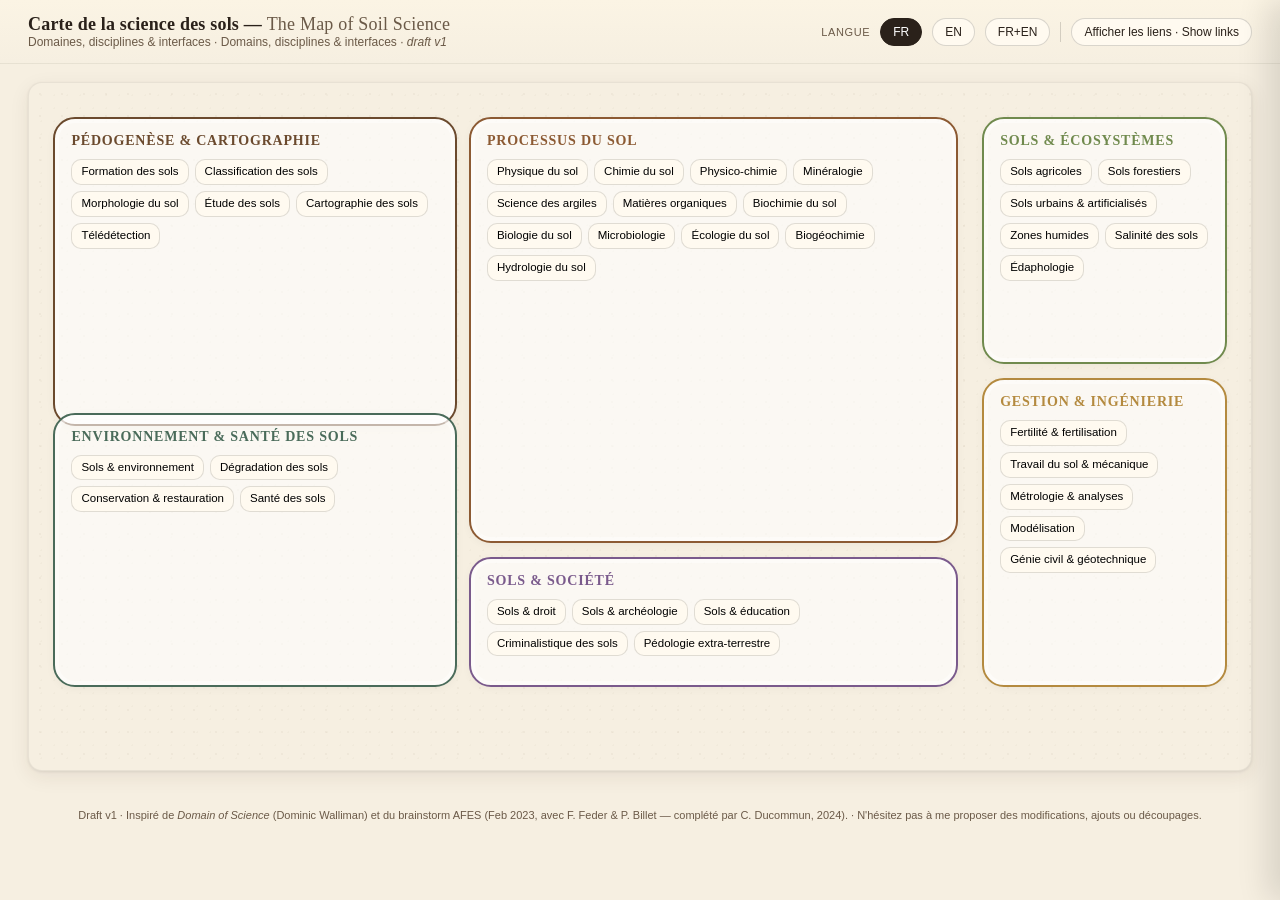
<file: archive/map-of-soil-science-v1.html>
<!doctype html>
<html lang="fr">
<head>
<meta charset="utf-8"/>
<meta name="viewport" content="width=device-width, initial-scale=1"/>
<title>Carte de la science des sols — The Map of Soil Science (v1)</title>
<style>
  :root {
    --bg: #f6efe1;            /* parchment */
    --ink: #2a211a;           /* dark brown ink */
    --muted: #6b5a48;
    --accent: #7a3b12;

    /* soil-horizon inspired zone palette */
    --c-pedo:    #6b4a2e;     /* A horizon — rich brown */
    --c-proc:    #8c5a33;     /* B horizon — reddish brown */
    --c-eco:     #708a4e;     /* vegetation green */
    --c-mgmt:    #b48a3f;     /* ochre / clay */
    --c-env:     #4a6b5a;     /* wet dark green */
    --c-soc:     #7a5a8c;     /* purple for "humanities" edge */

    --card-bg: #fffaf0;
    --shadow: 0 1px 3px rgba(0,0,0,.08), 0 6px 20px rgba(60,40,20,.08);
  }
  * { box-sizing: border-box; }
  html, body { margin: 0; padding: 0; background: var(--bg); color: var(--ink);
               font-family: "Inter", -apple-system, BlinkMacSystemFont, "Segoe UI", Roboto, sans-serif; }

  header.topbar {
    display: flex; align-items: center; justify-content: space-between;
    padding: 14px 28px; border-bottom: 1px solid rgba(0,0,0,.08);
    background: linear-gradient(180deg, #fbf4e4, #f6efe1);
    position: sticky; top: 0; z-index: 50;
  }
  header .titleblock h1 { margin: 0; font-size: 18px; font-family: "Georgia", serif; letter-spacing: .2px; }
  header .titleblock .sub { font-size: 12px; color: var(--muted); }
  .controls { display: flex; gap: 10px; align-items: center; font-size: 13px; }
  .controls button {
    background: var(--card-bg); color: var(--ink);
    border: 1px solid rgba(0,0,0,.15); border-radius: 999px;
    padding: 6px 12px; font-size: 12px; cursor: pointer;
    transition: all .15s ease;
  }
  .controls button:hover { background: #fff; box-shadow: var(--shadow); }
  .controls button.active { background: var(--ink); color: #fff; border-color: var(--ink); }
  .controls .sep { width: 1px; height: 20px; background: rgba(0,0,0,.15); }

  /* 16:9 stage */
  .stage-wrap {
    padding: 18px 28px 28px;
    display: flex; justify-content: center;
  }
  .stage {
    position: relative;
    width: 100%;
    max-width: 1600px;
    aspect-ratio: 16 / 9;
    background: var(--bg);
    border-radius: 14px;
    border: 1px solid rgba(0,0,0,.06);
    box-shadow: var(--shadow);
    overflow: hidden;
  }

  /* subtle paper grain */
  .stage::before {
    content: "";
    position: absolute; inset: 0;
    background-image:
      radial-gradient(rgba(120,85,50,.05) 1px, transparent 1px),
      radial-gradient(rgba(120,85,50,.03) 1px, transparent 1px);
    background-size: 22px 22px, 13px 13px;
    background-position: 0 0, 6px 6px;
    pointer-events: none;
  }

  /* Zone container - absolute positioned territories */
  .zone {
    position: absolute;
    border-radius: 22px;
    padding: 14px 16px;
    display: flex; flex-direction: column;
    gap: 10px;
    background: rgba(255,255,255,.6);
    border: 2px solid var(--zone-color, #888);
    box-shadow: inset 0 0 0 4px rgba(255,255,255,.35), 0 2px 8px rgba(0,0,0,.04);
    transition: box-shadow .2s ease;
  }
  .zone:hover { box-shadow: inset 0 0 0 4px rgba(255,255,255,.35), 0 6px 20px rgba(0,0,0,.08); }
  .zone h2 {
    margin: 0; padding: 0;
    font-family: "Georgia", serif;
    font-size: 14px; line-height: 1.15;
    color: var(--zone-color);
    text-transform: uppercase; letter-spacing: .8px;
  }
  .zone h2 .en { display: block; font-size: 11px; font-weight: 400;
                 color: var(--muted); text-transform: none; letter-spacing: .2px; font-style: italic; }

  .nodes { display: flex; flex-wrap: wrap; gap: 6px; align-content: flex-start; flex: 1; }

  .node {
    background: var(--card-bg);
    border: 1px solid rgba(0,0,0,.12);
    border-radius: 10px;
    padding: 5px 9px;
    font-size: 11.5px; line-height: 1.2;
    cursor: pointer;
    transition: transform .12s ease, box-shadow .12s ease, background .12s ease;
    white-space: nowrap;
    display: inline-flex; align-items: baseline; gap: 6px;
    position: relative;
    z-index: 2;
  }
  .node:hover { transform: translateY(-1px); box-shadow: var(--shadow); background: #fff; }
  .node .en { font-size: 10px; color: var(--muted); font-style: italic; }
  .node.dim { opacity: .35; }
  .node.highlight {
    background: #fff; border-color: var(--accent);
    box-shadow: 0 0 0 2px rgba(122,59,18,.15);
  }

  /* language mode */
  body.lang-fr .node .en, body.lang-fr .zone h2 .en { display: none; }
  body.lang-en .node .fr, body.lang-en .zone h2 .fr { display: none; }
  body.lang-en .node .en, body.lang-en .zone h2 .en {
    color: var(--ink); font-style: normal; font-size: 11.5px;
  }
  body.lang-en .zone h2 .en { font-size: 14px; font-weight: 700; text-transform: uppercase; letter-spacing: .8px; color: var(--zone-color); }

  /* SVG link layer */
  svg.links {
    position: absolute; inset: 0;
    width: 100%; height: 100%;
    pointer-events: none;
    z-index: 1;
  }
  svg.links path { fill: none; stroke: var(--accent); stroke-width: 1.2;
                   stroke-dasharray: 4 3; opacity: 0; transition: opacity .2s ease; }
  body.show-links svg.links path { opacity: .35; }

  /* side panel */
  .panel {
    position: fixed; top: 0; right: 0; height: 100%;
    width: min(420px, 92vw);
    background: #fffaf0;
    border-left: 1px solid rgba(0,0,0,.12);
    box-shadow: -12px 0 30px rgba(0,0,0,.12);
    transform: translateX(100%); transition: transform .25s ease;
    z-index: 100; padding: 22px 24px; overflow: auto;
  }
  .panel.open { transform: translateX(0); }
  .panel .close { position: absolute; top: 12px; right: 14px;
                  background: none; border: none; font-size: 22px;
                  color: var(--muted); cursor: pointer; }
  .panel h3 { margin: 0 0 2px; font-family: Georgia, serif; font-size: 22px; color: var(--ink); }
  .panel .en-title { margin: 0 0 12px; font-size: 14px; color: var(--muted); font-style: italic; }
  .panel .chip { display: inline-block; font-size: 11px; padding: 3px 8px; border-radius: 999px;
                 background: rgba(0,0,0,.06); color: var(--muted); margin-bottom: 14px; }
  .panel p { line-height: 1.5; font-size: 14px; color: #3a2e22; }
  .panel .pair { display: grid; grid-template-columns: 1fr; gap: 14px; }
  .panel .lang-block { padding: 12px 14px; background: #fff; border: 1px solid rgba(0,0,0,.08);
                       border-radius: 10px; }
  .panel .lang-block .flag { font-size: 10px; color: var(--muted); text-transform: uppercase;
                             letter-spacing: .8px; margin-bottom: 6px; }
  .panel .neighbors { margin-top: 14px; font-size: 13px; }
  .panel .neighbors .hdr { font-size: 10px; color: var(--muted); text-transform: uppercase;
                            letter-spacing: .8px; margin-bottom: 6px; }
  .panel .neighbors a { display: inline-block; margin: 3px 4px 3px 0;
                        padding: 3px 8px; background: #f3ebd7; border-radius: 999px;
                        color: var(--ink); text-decoration: none; font-size: 12px; cursor: pointer; }
  .panel .neighbors a:hover { background: #e9ddbe; }

  footer.footer {
    padding: 10px 28px 28px; color: var(--muted); font-size: 11px; text-align: center;
  }
  footer a { color: var(--accent); }

  /* responsive reassurance — below ~900px the layout compresses */
  @media (max-width: 900px) {
    .zone h2 { font-size: 12px; }
    .node { font-size: 10.5px; padding: 4px 7px; }
  }
</style>
</head>
<body class="lang-fr">

<header class="topbar">
  <div class="titleblock">
    <h1>Carte de la science des sols — <span style="color:var(--muted);font-weight:400">The Map of Soil Science</span></h1>
    <div class="sub">Domaines, disciplines &amp; interfaces · Domains, disciplines &amp; interfaces · <em>draft v1</em></div>
  </div>
  <div class="controls">
    <span style="font-size:11px;color:var(--muted);text-transform:uppercase;letter-spacing:.6px">Langue</span>
    <button id="btn-fr" class="active" onclick="setLang('fr')">FR</button>
    <button id="btn-en" onclick="setLang('en')">EN</button>
    <button id="btn-both" onclick="setLang('both')">FR+EN</button>
    <span class="sep"></span>
    <button id="btn-links" onclick="toggleLinks()">Afficher les liens · Show links</button>
  </div>
</header>

<div class="stage-wrap">
  <div class="stage" id="stage">
    <svg class="links" id="links" viewBox="0 0 1600 900" preserveAspectRatio="none"></svg>
    <!-- zones are injected by JS -->
  </div>
</div>

<aside class="panel" id="panel">
  <button class="close" onclick="closePanel()">×</button>
  <div class="chip" id="panel-zone"></div>
  <h3 id="panel-title-fr"></h3>
  <p class="en-title" id="panel-title-en"></p>
  <div class="pair">
    <div class="lang-block">
      <div class="flag">Français</div>
      <p id="panel-def-fr"></p>
    </div>
    <div class="lang-block">
      <div class="flag">English</div>
      <p id="panel-def-en"></p>
    </div>
  </div>
  <div class="neighbors">
    <div class="hdr">Disciplines proches · Related</div>
    <div id="panel-neighbors"></div>
  </div>
</aside>

<footer class="footer">
  Draft v1 · Inspiré de <em>Domain of Science</em> (Dominic Walliman) et du brainstorm AFES (Feb 2023, avec F. Feder &amp; P. Billet — complété par C. Ducommun, 2024). ·
  N'hésitez pas à me proposer des modifications, ajouts ou découpages.
</footer>

<script>
/* -----------------------------------------------------------------------------
   DATA: zones, nodes, neighbors
   Layout coords are normalized (0..1) over a 1600x900 canvas.
   ---------------------------------------------------------------------------*/
const ZONES = [
  {
    id: "pedo",
    color: "var(--c-pedo)",
    fr: "Pédogenèse &amp; Cartographie",
    en: "Pedology — Genesis &amp; Mapping",
    tagline: "L'étude du sol comme corps naturel : sa formation, sa description et sa cartographie.",
    bbox: [0.02, 0.05, 0.33, 0.45]   // x, y, w, h
  },
  {
    id: "proc",
    color: "var(--c-proc)",
    fr: "Processus du sol",
    en: "Soil Processes",
    tagline: "Les sciences fondamentales qui décrivent le fonctionnement du sol.",
    bbox: [0.36, 0.05, 0.40, 0.62]
  },
  {
    id: "eco",
    color: "var(--c-eco)",
    fr: "Sols &amp; écosystèmes",
    en: "Soil Ecosystems",
    tagline: "Les sols déclinés par milieu et par usage.",
    bbox: [0.78, 0.05, 0.20, 0.36]
  },
  {
    id: "mgmt",
    color: "var(--c-mgmt)",
    fr: "Gestion &amp; ingénierie",
    en: "Management &amp; Engineering",
    tagline: "Mesurer, modéliser, travailler, fertiliser, bâtir sur les sols.",
    bbox: [0.78, 0.43, 0.20, 0.45]
  },
  {
    id: "env",
    color: "var(--c-env)",
    fr: "Environnement &amp; santé des sols",
    en: "Environment &amp; Soil Health",
    tagline: "Dégradations, restaurations, qualité et santé des sols.",
    bbox: [0.02, 0.48, 0.33, 0.40]
  },
  {
    id: "soc",
    color: "var(--c-soc)",
    fr: "Sols &amp; société",
    en: "Soils &amp; Society",
    tagline: "Interfaces avec le droit, l'histoire, l'éducation… et l'espace.",
    bbox: [0.36, 0.69, 0.40, 0.19]
  }
];

const NODES = [
  // PEDOLOGY
  { id:"pedogenesis",     zone:"pedo",
    fr:"Formation des sols", en:"Pedogenesis",
    defFr:"Étude des processus — altération, transport, accumulation — qui engendrent un sol à partir de sa roche-mère, sous l'action du climat, des organismes, du relief et du temps.",
    defEn:"Study of the processes — weathering, transport, accumulation — that form a soil from its parent material under the influence of climate, organisms, relief and time.",
    neighbors:["classification","morphology","mineralogy","archaeology","extraterrestrial"] },
  { id:"classification",  zone:"pedo",
    fr:"Classification des sols", en:"Soil classification",
    defFr:"Systèmes de classification (WRB, Soil Taxonomy, Référentiel pédologique) qui ordonnent les sols selon leurs horizons, propriétés et genèse.",
    defEn:"Systems (WRB, Soil Taxonomy, Référentiel pédologique) that organise soils by horizons, properties and genesis.",
    neighbors:["pedogenesis","morphology","survey","mapping"] },
  { id:"morphology",      zone:"pedo",
    fr:"Morphologie du sol", en:"Soil morphology",
    defFr:"Description visuelle et tactile du sol sur le terrain : horizons, couleur (Munsell), structure, texture, porosité.",
    defEn:"Field-based description of the soil: horizons, colour (Munsell), structure, texture, porosity.",
    neighbors:["classification","pedogenesis","survey"] },
  { id:"survey",          zone:"pedo",
    fr:"Étude des sols", en:"Soil survey",
    defFr:"Prospection systématique sur le terrain : fosses, sondages, prélèvements, descriptions — base de toute connaissance territoriale du sol.",
    defEn:"Systematic field prospection — pits, augers, sampling, descriptions — the backbone of territorial soil knowledge.",
    neighbors:["classification","morphology","mapping","remote-sensing"] },
  { id:"mapping",         zone:"pedo",
    fr:"Cartographie des sols", en:"Soil mapping / DSM",
    defFr:"Des cartes analogiques aux cartes numériques (<em>Digital Soil Mapping</em>) : représentation spatiale des sols et de leurs propriétés.",
    defEn:"From analogue maps to Digital Soil Mapping (DSM): spatial representation of soils and soil properties.",
    neighbors:["survey","remote-sensing","classification","modeling"] },
  { id:"remote-sensing",  zone:"pedo",
    fr:"Télédétection", en:"Remote sensing",
    defFr:"Observation des sols par satellites, drones, géophysique : humidité, matière organique, salinité, occupation du sol.",
    defEn:"Observation of soils by satellites, drones and geophysics: moisture, organic matter, salinity, land cover.",
    neighbors:["mapping","survey","modeling"] },

  // PROCESSES
  { id:"physics",          zone:"proc",
    fr:"Physique du sol", en:"Soil physics",
    defFr:"Propriétés physiques (densité, porosité, agrégation), mouvements d'eau, d'air et de chaleur dans le sol.",
    defEn:"Physical properties (bulk density, porosity, aggregation), movement of water, air and heat in soil.",
    neighbors:["hydrology","tillage","modeling","physicochem"] },
  { id:"chemistry",        zone:"proc",
    fr:"Chimie du sol", en:"Soil chemistry",
    defFr:"Composition chimique, réactions, pH, CEC, spéciation des éléments majeurs et traces.",
    defEn:"Chemical composition, reactions, pH, CEC, major- and trace-element speciation.",
    neighbors:["physicochem","mineralogy","biogeochem","fertility"] },
  { id:"physicochem",      zone:"proc",
    fr:"Physico-chimie", en:"Soil physico-chemistry",
    defFr:"Interfaces entre la chimie et la physique : adsorption, charge de surface, échange ionique, colloïdes.",
    defEn:"Interfaces between chemistry and physics: adsorption, surface charge, ion exchange, colloids.",
    neighbors:["chemistry","physics","clay","mineralogy"] },
  { id:"mineralogy",       zone:"proc",
    fr:"Minéralogie", en:"Soil mineralogy",
    defFr:"Identification et rôle des minéraux primaires et secondaires (argiles, oxydes, carbonates).",
    defEn:"Identification and role of primary and secondary minerals (clays, oxides, carbonates).",
    neighbors:["clay","chemistry","pedogenesis","forensics"] },
  { id:"clay",             zone:"proc",
    fr:"Science des argiles", en:"Clay science",
    defFr:"Étude des phyllosilicates : structure, réactivité, gonflement, interactions organo-minérales.",
    defEn:"Phyllosilicates: structure, reactivity, swelling, organo-mineral interactions.",
    neighbors:["mineralogy","physicochem","som"] },
  { id:"som",              zone:"proc",
    fr:"Matières organiques", en:"Soil organic matter",
    defFr:"Origine, composition et dynamique des matières organiques (MOS) — clef de la fertilité et du cycle du carbone.",
    defEn:"Origin, composition and dynamics of soil organic matter (SOM) — key to fertility and the carbon cycle.",
    neighbors:["biogeochem","biochemistry","microbio","health","fertility"] },
  { id:"biochemistry",     zone:"proc",
    fr:"Biochimie du sol", en:"Soil biochemistry",
    defFr:"Réactions biochimiques : enzymes, métabolites, transformations de la MO médiées par les organismes.",
    defEn:"Biochemical reactions: enzymes, metabolites, organism-mediated transformations of SOM.",
    neighbors:["microbio","som","biology","biogeochem"] },
  { id:"biology",          zone:"proc",
    fr:"Biologie du sol", en:"Soil biology",
    defFr:"Faune (vers, arthropodes, nématodes) et fonctions biologiques associées.",
    defEn:"Soil fauna (earthworms, arthropods, nematodes) and their biological functions.",
    neighbors:["microbio","ecology","biochemistry","health"] },
  { id:"microbio",         zone:"proc",
    fr:"Microbiologie", en:"Soil microbiology",
    defFr:"Bactéries, archées, champignons : diversité, fonctions, communautés et interactions.",
    defEn:"Bacteria, archaea, fungi: diversity, functions, communities and interactions.",
    neighbors:["biology","biogeochem","biochemistry","som"] },
  { id:"ecology",          zone:"proc",
    fr:"Écologie du sol", en:"Soil ecology",
    defFr:"Réseaux trophiques, biodiversité et interactions écosystémiques dans le sol.",
    defEn:"Soil food webs, biodiversity and ecosystem-level interactions.",
    neighbors:["biology","microbio","forest-soils","wetlands"] },
  { id:"biogeochem",       zone:"proc",
    fr:"Biogéochimie", en:"Biogeochemistry",
    defFr:"Cycles couplés du C, N, P, S, métaux… à l'interface entre vivants, minéraux et solutions.",
    defEn:"Coupled cycles of C, N, P, S, metals… at the interface of biota, minerals and solutions.",
    neighbors:["chemistry","microbio","som","environment"] },
  { id:"hydrology",        zone:"proc",
    fr:"Hydrologie du sol", en:"Soil hydrology",
    defFr:"Infiltration, rétention, drainage, écoulements préférentiels : le sol comme régulateur de l'eau.",
    defEn:"Infiltration, retention, drainage, preferential flow: soil as a regulator of water.",
    neighbors:["physics","wetlands","modeling","environment"] },

  // ECOSYSTEMS
  { id:"agri-soils",       zone:"eco",
    fr:"Sols agricoles", en:"Agricultural soils",
    defFr:"Sols cultivés : enjeux de fertilité, travail du sol, rotations, agro-écologie.",
    defEn:"Cultivated soils: fertility, tillage, rotations, agro-ecology.",
    neighbors:["fertility","tillage","edaphology","health"] },
  { id:"forest-soils",     zone:"eco",
    fr:"Sols forestiers", en:"Forest soils",
    defFr:"Sols sous couvert forestier : humus, litières, cycles lents, nutrition des peuplements.",
    defEn:"Soils under forest: humus forms, litter, slow cycles, stand nutrition.",
    neighbors:["ecology","som","pedogenesis"] },
  { id:"urban-soils",      zone:"eco",
    fr:"Sols urbains &amp; artificialisés", en:"Urban &amp; anthropogenic soils",
    defFr:"SUITMA : sols urbains, industriels, de transport, miniers — souvent fabriqués par l'homme.",
    defEn:"SUITMA: Soils of Urban, Industrial, Traffic, Mining and Military Areas — often man-made.",
    neighbors:["geotech","degradation","environment"] },
  { id:"wetlands",         zone:"eco",
    fr:"Zones humides", en:"Wetland soils",
    defFr:"Sols hydromorphes et tourbeux : anaérobie, gley, pseudogley, stockage de carbone.",
    defEn:"Hydromorphic and peat soils: anaerobic processes, gley, pseudogley, carbon storage.",
    neighbors:["hydrology","som","environment","ecology"] },
  { id:"salinity",         zone:"eco",
    fr:"Salinité des sols", en:"Soil salinity",
    defFr:"Accumulation de sels, sodicité, irrigation : un facteur majeur de dégradation mondiale.",
    defEn:"Salt accumulation, sodicity, irrigation: a major global degradation factor.",
    neighbors:["degradation","chemistry","remote-sensing","agri-soils"] },
  { id:"edaphology",       zone:"eco",
    fr:"Édaphologie", en:"Edaphology",
    defFr:"Le sol vu comme milieu de vie des plantes — longtemps opposé à la pédologie <em>sensu stricto</em>.",
    defEn:"Soil as a plant-growth medium — historically contrasted with pedology <em>sensu stricto</em>.",
    neighbors:["agri-soils","fertility","biology"] },

  // MANAGEMENT & ENGINEERING
  { id:"fertility",        zone:"mgmt",
    fr:"Fertilité &amp; fertilisation", en:"Fertility &amp; fertilization",
    defFr:"Diagnostic nutritif, amendements, fertilisants, restitutions organiques.",
    defEn:"Nutrient diagnostics, amendments, fertilizers, organic returns.",
    neighbors:["chemistry","som","agri-soils","edaphology"] },
  { id:"tillage",          zone:"mgmt",
    fr:"Travail du sol &amp; mécanique", en:"Tillage &amp; soil mechanics",
    defFr:"Mécanique des sols, compaction, outils, agriculture de conservation.",
    defEn:"Soil mechanics, compaction, implements, conservation agriculture.",
    neighbors:["physics","geotech","degradation","agri-soils"] },
  { id:"metrology",        zone:"mgmt",
    fr:"Métrologie &amp; analyses", en:"Soil analytics &amp; metrology",
    defFr:"Méthodes de mesure, laboratoires, protocoles, incertitudes, capteurs in-situ.",
    defEn:"Measurement methods, laboratories, protocols, uncertainties, in-situ sensors.",
    neighbors:["chemistry","physics","remote-sensing","modeling"] },
  { id:"modeling",         zone:"mgmt",
    fr:"Modélisation", en:"Process modeling",
    defFr:"Modèles mécanistes ou statistiques des processus du sol et couplages biogéochimiques.",
    defEn:"Mechanistic or statistical models of soil processes and biogeochemical couplings.",
    neighbors:["hydrology","biogeochem","mapping","metrology"] },
  { id:"geotech",          zone:"mgmt",
    fr:"Génie civil &amp; géotechnique", en:"Civil engineering &amp; geotechnics",
    defFr:"Mécanique des sols au sens ingénieur : fondations, terrassements, stabilité.",
    defEn:"Soil mechanics in the engineering sense: foundations, earthworks, stability.",
    neighbors:["tillage","urban-soils","physics"] },

  // ENVIRONMENT & HEALTH
  { id:"environment",      zone:"env",
    fr:"Sols &amp; environnement", en:"Soils &amp; environment",
    defFr:"Les sols comme composante des cycles globaux : climat, eau, biodiversité, pollutions diffuses.",
    defEn:"Soils within global cycles: climate, water, biodiversity, diffuse pollution.",
    neighbors:["biogeochem","hydrology","wetlands","degradation"] },
  { id:"degradation",      zone:"env",
    fr:"Dégradation des sols", en:"Soil degradation",
    defFr:"Érosion, tassement, pertes de MO, contamination, artificialisation, désertification.",
    defEn:"Erosion, compaction, SOM losses, contamination, soil sealing, desertification.",
    neighbors:["conservation","salinity","urban-soils","environment"] },
  { id:"conservation",     zone:"env",
    fr:"Conservation &amp; restauration", en:"Conservation &amp; restoration",
    defFr:"Pratiques, politiques et techniques de protection, de restauration et de réhabilitation.",
    defEn:"Practices, policies and techniques for protection, restoration and rehabilitation.",
    neighbors:["degradation","health","law","agri-soils"] },
  { id:"health",           zone:"env",
    fr:"Santé des sols", en:"Soil health",
    defFr:"Capacité d'un sol à fonctionner durablement : indicateurs biologiques, physiques, chimiques.",
    defEn:"A soil's sustained capacity to function: biological, physical and chemical indicators.",
    neighbors:["som","biology","microbio","conservation","agri-soils"] },

  // SOCIETY
  { id:"law",              zone:"soc",
    fr:"Sols &amp; droit", en:"Soils &amp; law",
    defFr:"Droit des sols, statut juridique, politiques publiques, directives européennes.",
    defEn:"Soil law, legal status, public policy, European directives.",
    neighbors:["conservation","environment","education"] },
  { id:"archaeology",      zone:"soc",
    fr:"Sols &amp; archéologie", en:"Soils &amp; archaeology",
    defFr:"Paléosols, anthroposols, géoarchéologie : le sol comme archive.",
    defEn:"Paleosols, anthrosols, geoarchaeology: soil as archive.",
    neighbors:["pedogenesis","morphology","forensics"] },
  { id:"education",        zone:"soc",
    fr:"Sols &amp; éducation", en:"Soils &amp; education",
    defFr:"Pédagogie, vulgarisation, médiation scientifique et citoyenneté des sols.",
    defEn:"Pedagogy, outreach, science communication and soil citizenship.",
    neighbors:["law","health"] },
  { id:"forensics",        zone:"soc",
    fr:"Criminalistique des sols", en:"Soil forensics",
    defFr:"Identification et traçabilité d'échantillons de sol dans les enquêtes criminelles.",
    defEn:"Identification and tracing of soil samples in criminal investigations.",
    neighbors:["mineralogy","archaeology"] },
  { id:"extraterrestrial", zone:"soc",
    fr:"Pédologie extra-terrestre", en:"Extraterrestrial pedology",
    defFr:"Régolithes lunaires et martiens — à quel point peut-on parler de « sol » ? 🌕 🪐",
    defEn:"Lunar and Martian regoliths — at what point do we actually have a \"soil\"? 🌕 🪐",
    neighbors:["mineralogy","pedogenesis"] }
];

/* -----------------------------------------------------------------------------
   RENDER
   ---------------------------------------------------------------------------*/
const stage = document.getElementById('stage');
const linksSvg = document.getElementById('links');

function render() {
  // Build zones
  ZONES.forEach(z => {
    const el = document.createElement('section');
    el.className = 'zone';
    el.dataset.id = z.id;
    el.style.setProperty('--zone-color', z.color);
    const [x,y,w,h] = z.bbox;
    el.style.left = (x*100)+'%';
    el.style.top = (y*100)+'%';
    el.style.width = (w*100)+'%';
    el.style.height = (h*100)+'%';
    el.innerHTML = `
      <h2><span class="fr">${z.fr}</span><span class="en">${z.en}</span></h2>
      <div class="nodes" data-zone="${z.id}"></div>
    `;
    stage.appendChild(el);
  });

  // Build nodes
  NODES.forEach(n => {
    const host = stage.querySelector(`.nodes[data-zone="${n.zone}"]`);
    if (!host) return;
    const el = document.createElement('button');
    el.className = 'node';
    el.dataset.id = n.id;
    el.innerHTML = `<span class="fr">${n.fr}</span><span class="en">${n.en}</span>`;
    el.addEventListener('click', () => openNode(n.id));
    host.appendChild(el);
  });

  // Build proximity links (drawn in SVG viewBox 1600x900)
  drawLinks();
  window.addEventListener('resize', drawLinks);
}

function nodeCenter(nodeId) {
  const el = stage.querySelector(`.node[data-id="${nodeId}"]`);
  if (!el) return null;
  const r = el.getBoundingClientRect();
  const s = stage.getBoundingClientRect();
  const cx = (r.left - s.left + r.width/2) / s.width * 1600;
  const cy = (r.top  - s.top  + r.height/2) / s.height * 900;
  return {cx, cy};
}

function drawLinks() {
  linksSvg.innerHTML = '';
  const drawn = new Set();
  NODES.forEach(n => {
    (n.neighbors||[]).forEach(m => {
      const key = [n.id,m].sort().join('|');
      if (drawn.has(key)) return;
      drawn.add(key);
      const a = nodeCenter(n.id), b = nodeCenter(m);
      if (!a || !b) return;
      // Only draw cross-zone links (reduce clutter)
      const an = NODES.find(x=>x.id===n.id), bn = NODES.find(x=>x.id===m);
      if (!an || !bn) return;
      if (an.zone === bn.zone) return;
      const path = document.createElementNS('http://www.w3.org/2000/svg','path');
      const mx = (a.cx+b.cx)/2;
      const my = (a.cy+b.cy)/2 - Math.min(80, Math.abs(a.cx-b.cx)/6);
      path.setAttribute('d', `M ${a.cx} ${a.cy} Q ${mx} ${my} ${b.cx} ${b.cy}`);
      path.dataset.a = n.id;
      path.dataset.b = m;
      linksSvg.appendChild(path);
    });
  });
}

/* -----------------------------------------------------------------------------
   INTERACTIONS
   ---------------------------------------------------------------------------*/
function setLang(l) {
  document.body.classList.remove('lang-fr','lang-en','lang-both');
  document.body.classList.add('lang-'+l);
  ['fr','en','both'].forEach(k => {
    document.getElementById('btn-'+k).classList.toggle('active', k===l);
  });
  // relayout links since content size changed
  requestAnimationFrame(drawLinks);
}

function toggleLinks() {
  document.body.classList.toggle('show-links');
  document.getElementById('btn-links').classList.toggle('active', document.body.classList.contains('show-links'));
}

function openNode(id) {
  const n = NODES.find(x => x.id === id);
  if (!n) return;
  const z = ZONES.find(x => x.id === n.zone);

  document.getElementById('panel-zone').innerHTML =
    `${z.fr.replace(/&amp;/g,'&')} · ${z.en.replace(/&amp;/g,'&')}`;
  document.getElementById('panel-title-fr').innerHTML = n.fr;
  document.getElementById('panel-title-en').innerHTML = n.en;
  document.getElementById('panel-def-fr').innerHTML = n.defFr;
  document.getElementById('panel-def-en').innerHTML = n.defEn;

  const neighborsWrap = document.getElementById('panel-neighbors');
  neighborsWrap.innerHTML = '';
  (n.neighbors||[]).forEach(m => {
    const nn = NODES.find(x => x.id === m);
    if (!nn) return;
    const a = document.createElement('a');
    a.textContent = `${nn.fr} · ${nn.en}`.replace(/<[^>]+>/g,'');
    a.addEventListener('click', (e) => { e.preventDefault(); openNode(m); });
    neighborsWrap.appendChild(a);
  });

  document.querySelectorAll('.node').forEach(el => {
    el.classList.toggle('highlight', el.dataset.id === id);
    el.classList.toggle('dim', el.dataset.id !== id && !(n.neighbors||[]).includes(el.dataset.id));
  });
  document.getElementById('panel').classList.add('open');
}

function closePanel() {
  document.getElementById('panel').classList.remove('open');
  document.querySelectorAll('.node').forEach(el => {
    el.classList.remove('highlight','dim');
  });
}

document.addEventListener('keydown', (e) => {
  if (e.key === 'Escape') closePanel();
});

render();
</script>
</body>
</html>
</file>
